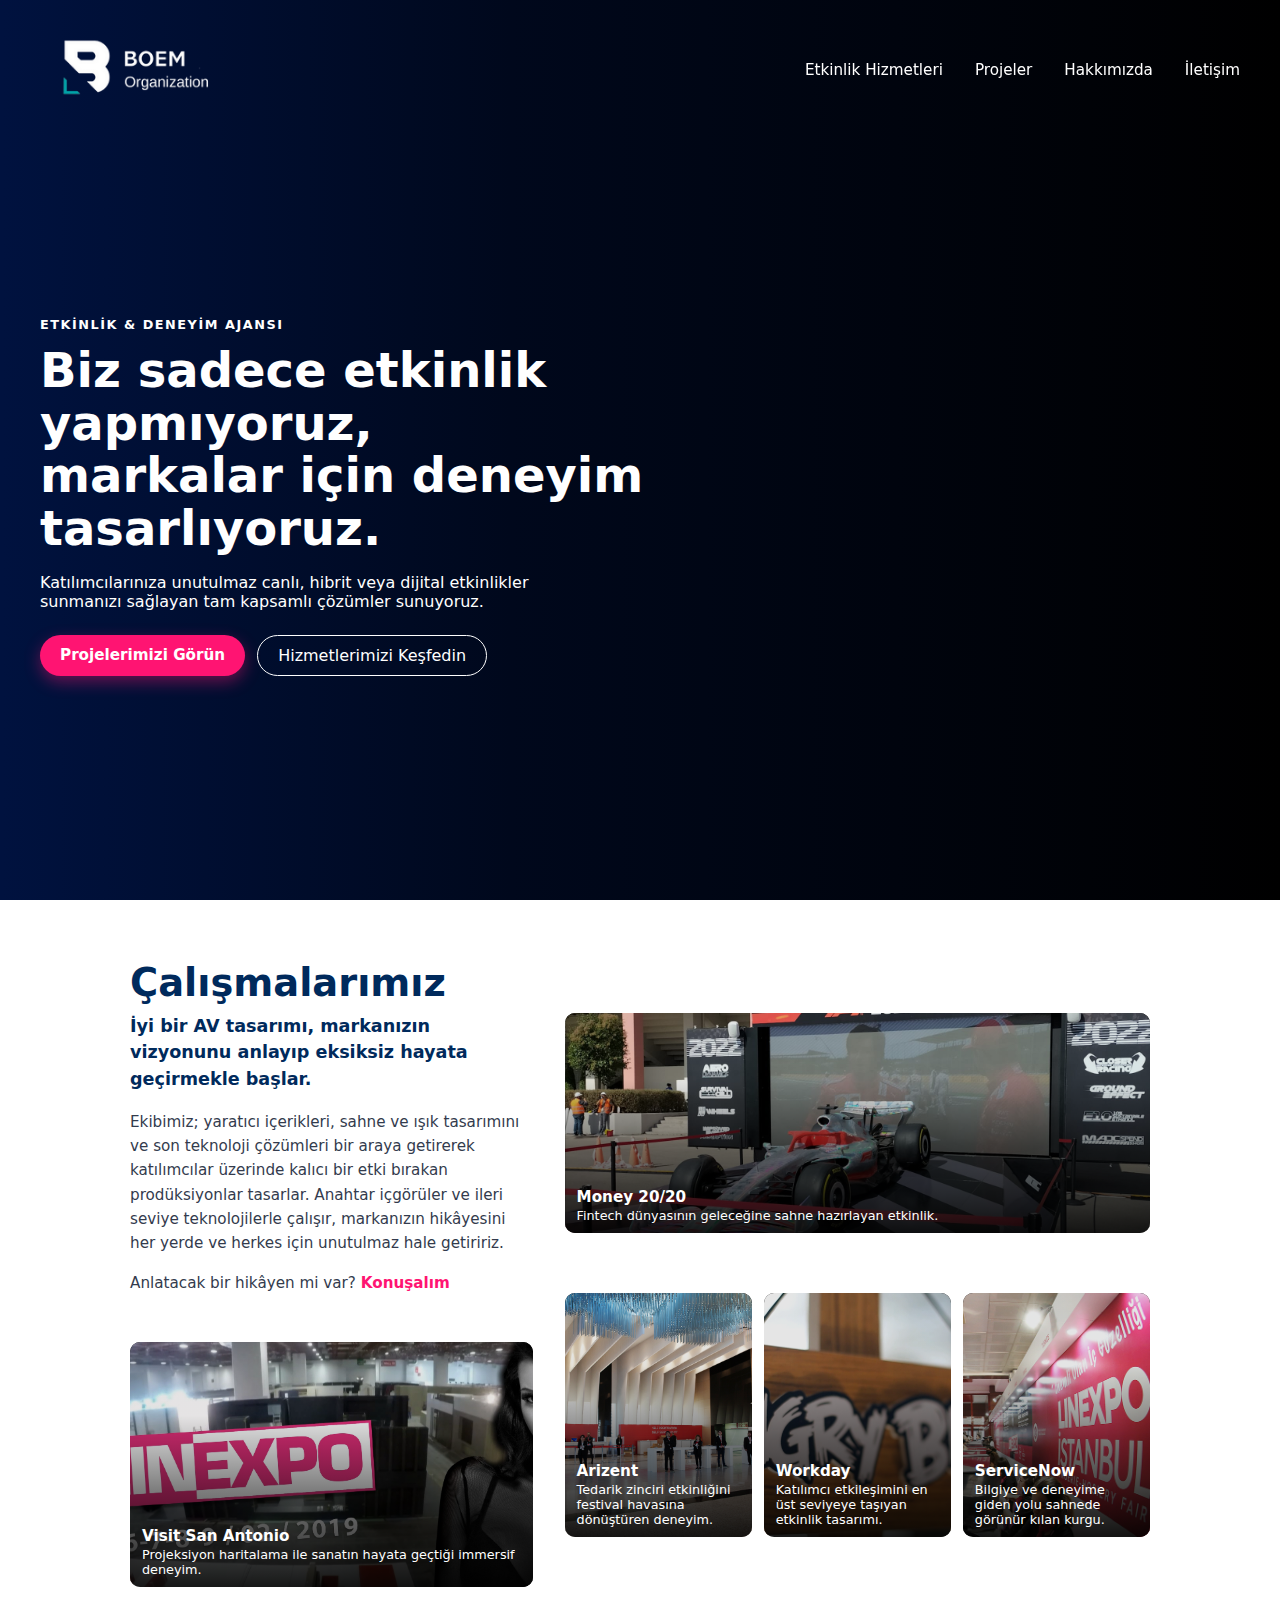
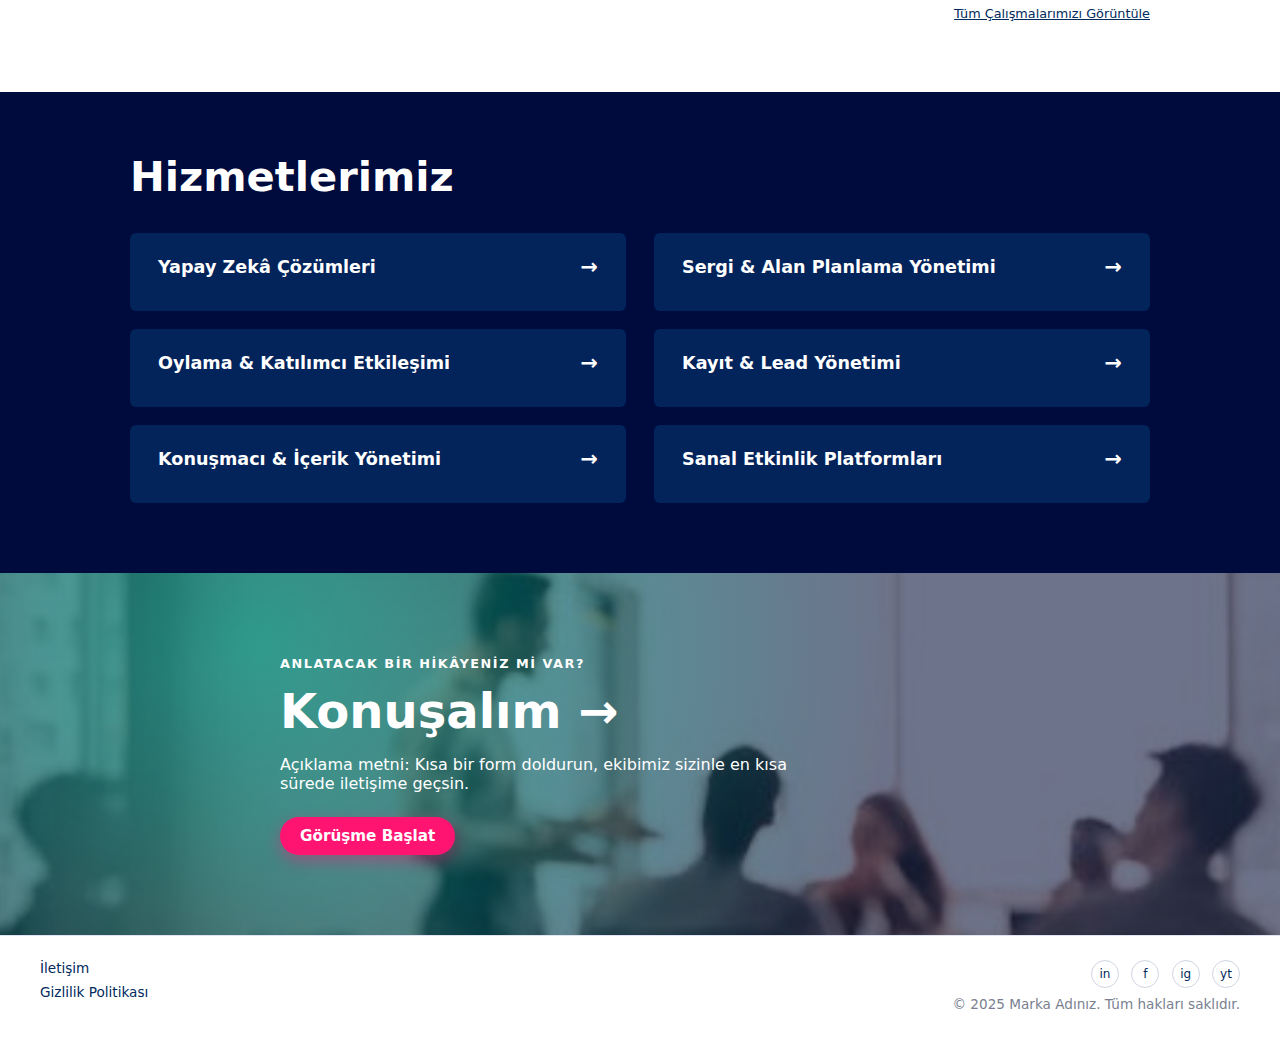
<file: EtkinlikTeknolojileri.html>
<!DOCTYPE html>
<html lang="tr" id="top">

<head>
    <meta charset="UTF-8">
    <title>Etkinlik Ajansı - Anasayfa Taslağı</title>
    <meta name="viewport" content="width=device-width, initial-scale=1.0">
    <link rel="stylesheet" href="style.css">
</head>

<body>

    <header class="site-header">
    <nav class="navbar">
    <div class="nav-left">
        <a href="index.html" class="logo">
            <!-- ÜSTTE (transparent navbar iken) görünecek logo -->
            <img src="assets/logodesb.png" alt="Marka Logo" class="logo-img logo-light">
    
            <!-- Aşağı kayınca (navbar-scrolled) görünecek logo -->
            <img src="assets/logodes.png" alt="Marka Logo" class="logo-img logo-dark">
        </a>
    </div>
    
        <!-- HAMBURGER -->
        <button class="nav-toggle" type="button" aria-label="Menüyü aç/kapat">
            <span></span>
            <span></span>
            <span></span>
        </button>
    
        <div class="nav-center">
            <!-- Etkinlik Hizmetleri -->
            <div class="nav-item has-dropdown">
                <a href="#">Etkinlik Hizmetleri</a>
                <div class="dropdown-menu">
                    <div class="dropdown-item has-submenu">
                        <a href="Prodüksiyon.html">Prodüksiyon</a>
                    </div>
    
                    <a href="Konferansfuar.html">Konferans &amp; Fuar Organizasyonu</a>
    
                    <div class="dropdown-item has-submenu">
                        <a href="SergiStand.html">Sergi &amp; Stand Tasarımları</a>
                        <div class="dropdown-menu submenu">
                            <a href="StandKiralamaÇözümleri.html">Stand Kiralama Çözümleri</a>
                        </div>
                    </div>
    
                    <a href="EtkinlikTeknolojileri.html">Etkinlik Teknolojileri</a>
                    <a href="Strateji.html">Strateji &amp; İçgörü</a>
                </div>
            </div>
    
            <!-- Projeler -->
            <div class="nav-item">
                <a href="Projeler.html">Projeler</a>
            </div>
    
            <!-- Hakkımızda -->
            <div class="nav-item has-dropdown">
                <a href="#">Hakkımızda</a>
                <div class="dropdown-menu">
                    <a href="Hikayemiz.html">Etkimiz &amp; Hikayemiz</a>
                    <a href="markalar.html">Marka Ailesi</a>
                </div>
            </div>
    
            <!-- İletişim -->
            <div class="nav-item">
                <a href="BizimleİletişimeGeçin.html">İletişim</a>
            </div>
        </div>
    </nav>

    </header>

    <main>

        <!-- HERO / VİDEO BANNER -->
        <section class="hero" id="hero">
            <div class="hero-media">

            </div>
            <div class="hero-overlay"></div>

            <div class="hero-content">
                <p class="eyebrow">Etkinlik & Deneyim Ajansı</p>
                <h1>Biz sadece etkinlik yapmıyoruz,<br>markalar için deneyim tasarlıyoruz.</h1>
                <p class="hero-text">
                    Katılımcılarınıza unutulmaz
                    canlı, hibrit veya dijital etkinlikler sunmanızı sağlayan
                    tam kapsamlı çözümler sunuyoruz.
                </p>
                <div class="hero-actions">
                    <a href="#work" class="btn-primary">Projelerimizi Görün</a>
                    <a href="#services" class="btn-secondary">Hizmetlerimizi Keşfedin</a>
                </div>
            </div>
        </section>













        <!-- diğer işlerimiz -->
        <section class="our-work1" id="work">
            <div class="container work-container1">
                <h2 class="work-heading1">Çalışmalarımız</h2>

                <div class="work-layout1">
                    <!-- SOL: METİN BLOĞU -->
                    <div class="work-text1">
                        <h3>
                            İyi bir AV tasarımı, markanızın vizyonunu anlayıp eksiksiz hayata geçirmekle başlar.
                        </h3>
                        <p>
                            Ekibimiz; yaratıcı içerikleri, sahne ve ışık tasarımını ve son teknoloji çözümleri
                            bir araya getirerek katılımcılar üzerinde kalıcı bir etki bırakan prodüksiyonlar
                            tasarlar. Anahtar içgörüler ve ileri seviye teknolojilerle çalışır, markanızın
                            hikâyesini her yerde ve herkes için unutulmaz hale getiririz.
                        </p>
                        <p class="work-cta1">
                            Anlatacak bir hikâyen mi var?
                            <a href="#contact">Konuşalım</a>
                        </p>
                    </div>

                    <!-- SAĞ: ÜST BÖLÜM – 1 büyük + 3 küçük -->
                    <div class="work-gallery1">

                        <!-- Money 20/20 – ÜSTTE GENİŞ -->
                        <a href="money-2020.html" class="work-card1 work-card-money1">
                            <div class="work-image1" style="background-image:url('assets/proje/f1.jpg');"></div>
                            <div class="work-gradient1"></div>
                            <div class="work-info1">
                                <div class="work-title1">Money 20/20</div>
                                <div class="work-sub1">
                                    Fintech dünyasının geleceğine sahne hazırlayan etkinlik.
                                </div>
                            </div>

                        </a>

                        <!-- Arizent -->
                        <a href="arizent.html" class="work-card1 work-card-arizent1">
                            <div class="work-image1" style="background-image:url('assets/proje/boşalan.png');"></div>
                            <div class="work-gradient1"></div>
                            <div class="work-info1">
                                <div class="work-title1">Arizent</div>
                                <div class="work-sub1">
                                    Tedarik zinciri etkinliğini festival havasına dönüştüren deneyim.
                                </div>
                            </div>
                        </a>

                        <!-- Workday -->
                        <a href="workday.html" class="work-card1 work-card-workday1">
                            <div class="work-image1" style="background-image:url('assets/proje/angr.png');"></div>
                            <div class="work-gradient1"></div>
                            <div class="work-info1">
                                <div class="work-title1">Workday</div>
                                <div class="work-sub1">
                                    Katılımcı etkileşimini en üst seviyeye taşıyan etkinlik tasarımı.
                                </div>
                            </div>
                        </a>

                        <!-- ServiceNow -->
                        <a href="servicenow.html" class="work-card1 work-card-servicenow1">
                            <div class="work-image1" style="background-image:url('assets/proje/et.png');"></div>
                            <div class="work-gradient1"></div>
                            <div class="work-info1">
                                <div class="work-title1">ServiceNow</div>
                                <div class="work-sub1">
                                    Bilgiye ve deneyime giden yolu sahnede görünür kılan kurgu.
                                </div>
                            </div>
                        </a>

                    </div>

                    <!-- ALTTAKİ UZUN KART – YAZININ ALTINDA, SOL KOLON GENİŞLİĞİNDE -->
                    <a href="visit-san-antonio.html" class="work-card1 work-card-visit1">
                        <div class="work-image1" style="background-image:url('assets/proje/alan3.png');">
                        </div>
                        <div class="work-gradient1"></div>
                        <div class="work-info1">
                            <div class="work-title1">Visit San Antonio</div>
                            <div class="work-sub1">
                                Projeksiyon haritalama ile sanatın hayata geçtiği immersif deneyim.
                            </div>
                        </div>
                    </a>

                </div>

                <div class="work-view-all1">
                    <a href="all-work.html">Tüm Çalışmalarımızı Görüntüle</a>
                </div>
            </div>
        </section>






<section class="services1" id="event-tech-services">
    <div class="services-container1">
        <h2 class="services-heading1">Hizmetlerimiz</h2>

        <div class="services-grid1">
            <!-- 1: AI Solutions -->
            <a href="#" class="service-card1">
                <div class="service-main1">
                    <span class="service-title1">Yapay Zekâ Çözümleri</span>
                    <span class="service-arrow1">→</span>
                </div>
                <div class="service-desc1">
                    Katılımcı verilerini, kayıt istatistiklerini ve etkileşimleri analiz eden
                    yapay zekâ destekli çözümlerle daha akıllı etkinlik kararları almanıza yardımcı oluruz.
                </div>
            </a>

            <!-- 2: Exhibit & Floor Plan Management -->
            <a href="#" class="service-card1">
                <div class="service-main1">
                    <span class="service-title1">Sergi &amp; Alan Planlama Yönetimi</span>
                    <span class="service-arrow1">→</span>
                </div>
                <div class="service-desc1">
                    Fuar alanı yerleşimi, stand konumlandırma ve ziyaretçi akışını optimize ederek
                    sergi alanınızı en verimli şekilde planlarız.
                </div>
            </a>

            <!-- 3: Polling & Audience Engagement -->
            <a href="#" class="service-card1">
                <div class="service-main1">
                    <span class="service-title1">Oylama &amp; Katılımcı Etkileşimi</span>
                    <span class="service-arrow1">→</span>
                </div>
                <div class="service-desc1">
                    Canlı oylamalar, soru-cevap, anket ve interaktif araçlarla
                    katılımcıların etkinliğe aktif olarak dahil olmasını sağlarız.
                </div>
            </a>

            <!-- 4: Registration & Lead Retrieval -->
            <a href="#" class="service-card1">
                <div class="service-main1">
                    <span class="service-title1">Kayıt &amp; Lead Yönetimi</span>
                    <span class="service-arrow1">→</span>
                </div>
                <div class="service-desc1">
                    Online kayıt, giriş kontrolü ve lead toplama çözümleriyle
                    katılımcı verilerini güvenli ve düzenli biçimde yönetiriz.
                </div>
            </a>

            <!-- 5: Speaker & Content Management -->
            <a href="#" class="service-card1">
                <div class="service-main1">
                    <span class="service-title1">Konuşmacı &amp; İçerik Yönetimi</span>
                    <span class="service-arrow1">→</span>
                </div>
                <div class="service-desc1">
                    Konuşmacı takvimi, oturum içerikleri ve sunum dosyalarını tek merkezden yöneterek
                    program akışını sorunsuz hale getiririz.
                </div>
            </a>

            <!-- 6: Virtual Event Platforms -->
            <a href="#" class="service-card1">
                <div class="service-main1">
                    <span class="service-title1">Sanal Etkinlik Platformları</span>
                    <span class="service-arrow1">→</span>
                </div>
                <div class="service-desc1">
                    Hibrit ve tamamen online etkinlikler için sanal fuar, webinar ve networking
                    platformlarını markanızın ihtiyaçlarına göre kurgularız.
                </div>
            </a>
        </div>
    </div>
</section>
























        <!-- LET'S CHAT CTA -->
        <section class="cta-chat" id="contact">
            <div class="cta-media">

            </div>
            <div class="cta-overlay"></div>

            <div class="cta-content">
                <p class="eyebrow">Anlatacak bir hikâyeniz mi var?</p>
                <h2>Konuşalım &rarr;</h2>
                <p class="hero-text">
                    Açıklama metni: Kısa bir form doldurun, ekibimiz sizinle en kısa sürede iletişime geçsin.
                </p>
                <a href="BizimleİletişimeGeçin.html" class="btn-primary">Görüşme Başlat</a>
            </div>
        </section>

    </main>

<footer class="site-footer">
    <div class="footer-inner">
        <!-- SOL BLOK -->
        <div class="footer-left">
            <div class="footer-top-links">
                <a href="BizimleİletişimeGeçin.html">İletişim</a>

            </div>

            <div class="footer-legal">
                <a href="gizlilik.html">Gizlilik Politikası</a>


            </div>
        </div>

        <!-- SAĞ BLOK -->
        <div class="footer-right">
            <div class="footer-social">
                <a href="#" aria-label="LinkedIn">in</a>
                <a href="#" aria-label="Facebook">f</a>
                <a href="#" aria-label="Instagram">ig</a>
                <a href="#" aria-label="YouTube">yt</a>
            </div>
            <p class="footer-copy">
                &copy; 2025 Marka Adınız. Tüm hakları saklıdır.
            </p>
        </div>
    </div>
</footer>

    <!-- YUKARI ÇIK BUTONU -->
    <button class="back-to-top" aria-label="Yukarı çık">↑</button>

    <script>
        const navbar = document.querySelector('.navbar');
        const backToTop = document.querySelector('.back-to-top');

        window.addEventListener('scroll', () => {
            if (window.scrollY > 80) {
                navbar.classList.add('navbar-scrolled');
                backToTop.classList.add('visible');
            } else {
                navbar.classList.remove('navbar-scrolled');
                backToTop.classList.remove('visible');
            }
        });

        backToTop.addEventListener('click', () => {
            window.scrollTo({ top: 0, behavior: 'smooth' });
        });
    </script>










<script src="script.js"></script>
</body>

</html>
</file>
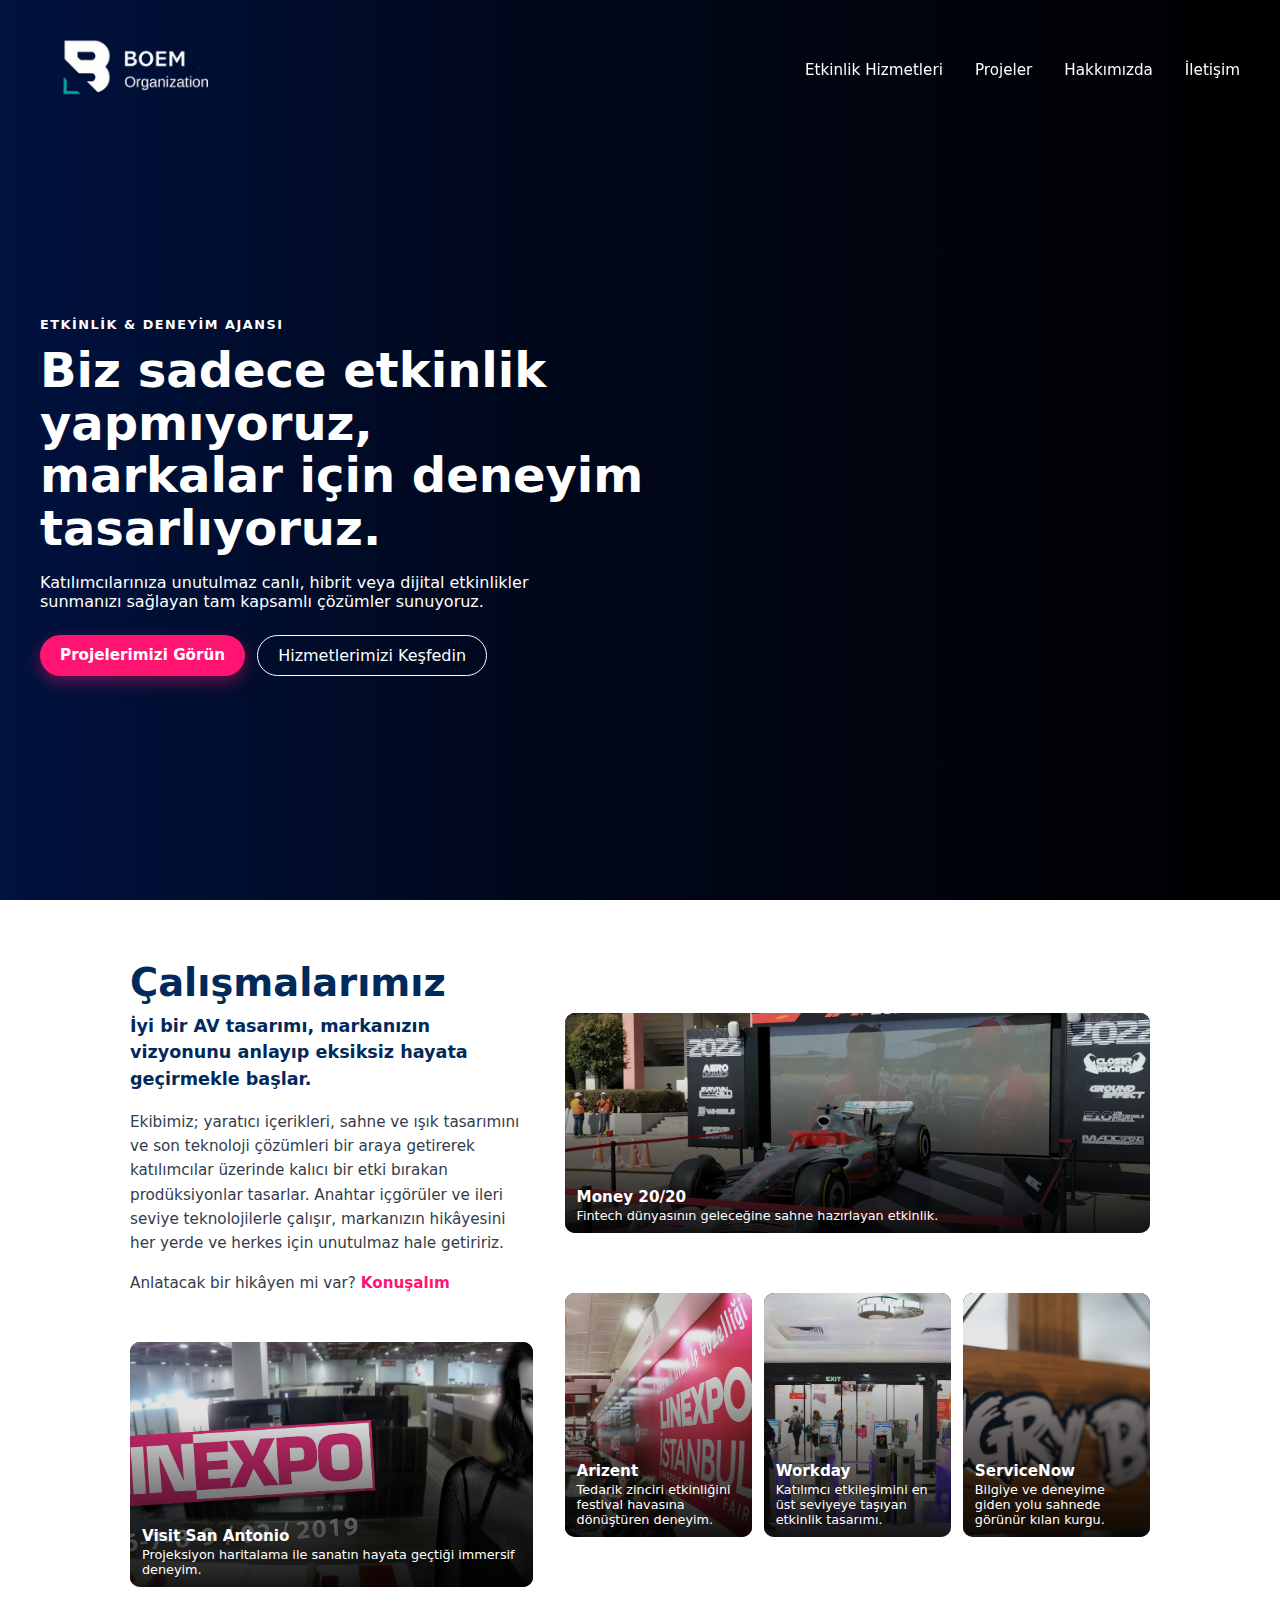
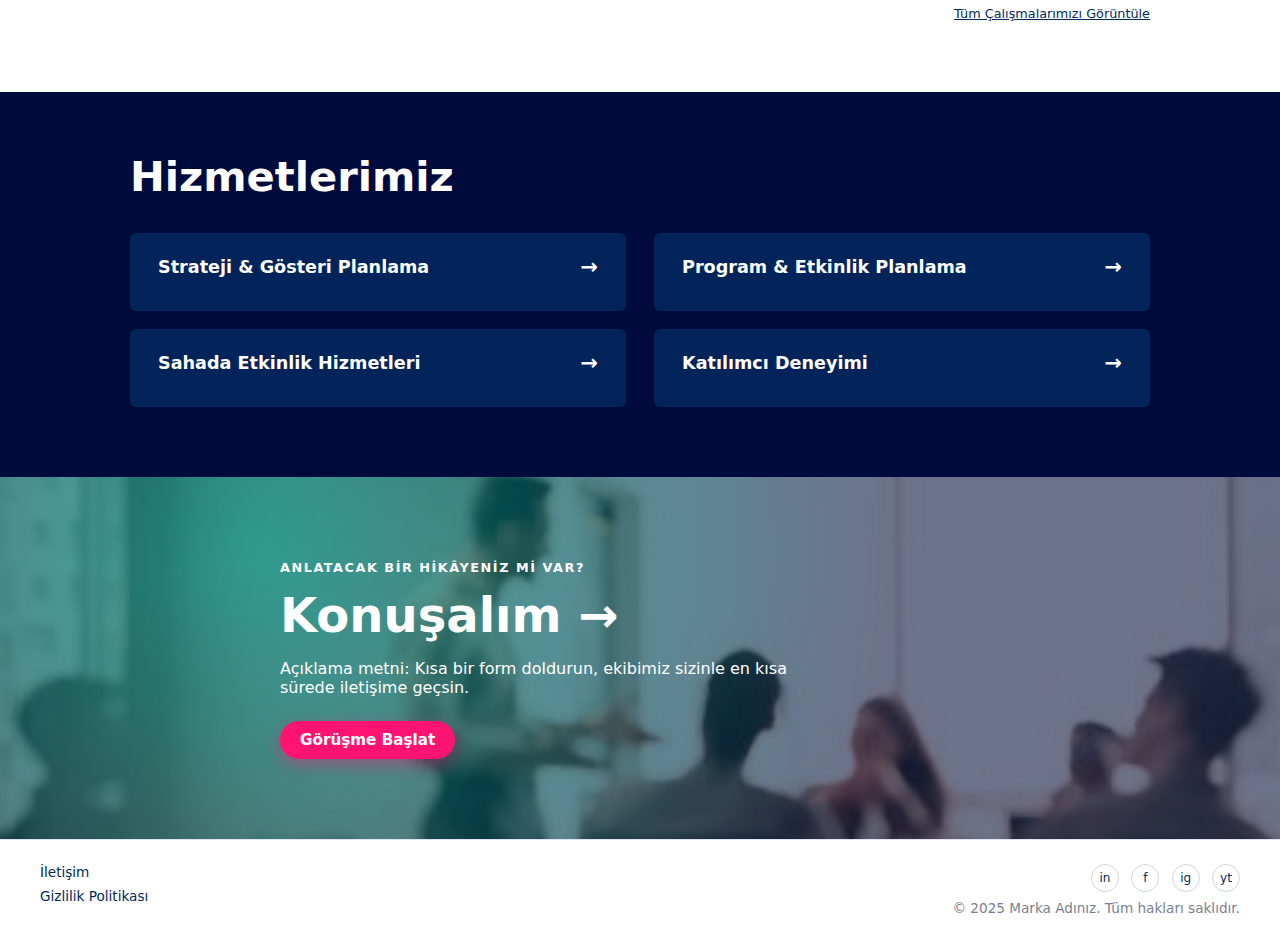
<file: Konferansfuar.html>
<!DOCTYPE html>
<html lang="tr" id="top">

<head>
    <meta charset="UTF-8">
    <title>Etkinlik Ajansı - Anasayfa Taslağı</title>
    <meta name="viewport" content="width=device-width, initial-scale=1.0">
    <link rel="stylesheet" href="style.css">
</head>

<body>

    <header class="site-header">
    <nav class="navbar">
    <div class="nav-left">
        <a href="index.html" class="logo">
            <!-- ÜSTTE (transparent navbar iken) görünecek logo -->
            <img src="assets/logodesb.png" alt="Marka Logo" class="logo-img logo-light">
    
            <!-- Aşağı kayınca (navbar-scrolled) görünecek logo -->
            <img src="assets/logodes.png" alt="Marka Logo" class="logo-img logo-dark">
        </a>
    </div>
    
        <!-- HAMBURGER -->
        <button class="nav-toggle" type="button" aria-label="Menüyü aç/kapat">
            <span></span>
            <span></span>
            <span></span>
        </button>
    
        <div class="nav-center">
            <!-- Etkinlik Hizmetleri -->
            <div class="nav-item has-dropdown">
                <a href="#">Etkinlik Hizmetleri</a>
                <div class="dropdown-menu">
                    <div class="dropdown-item has-submenu">
                        <a href="Prodüksiyon.html">Prodüksiyon</a>
                    </div>
    
                    <a href="Konferansfuar.html">Konferans &amp; Fuar Organizasyonu</a>
    
                    <div class="dropdown-item has-submenu">
                        <a href="SergiStand.html">Sergi &amp; Stand Tasarımları</a>
                        <div class="dropdown-menu submenu">
                            <a href="StandKiralamaÇözümleri.html">Stand Kiralama Çözümleri</a>
                        </div>
                    </div>
    
                    <a href="EtkinlikTeknolojileri.html">Etkinlik Teknolojileri</a>
                    <a href="Strateji.html">Strateji &amp; İçgörü</a>
                </div>
            </div>
    
            <!-- Projeler -->
            <div class="nav-item">
                <a href="Projeler.html">Projeler</a>
            </div>
    
            <!-- Hakkımızda -->
            <div class="nav-item has-dropdown">
                <a href="#">Hakkımızda</a>
                <div class="dropdown-menu">
                    <a href="Hikayemiz.html">Etkimiz &amp; Hikayemiz</a>
                    <a href="markalar.html">Marka Ailesi</a>
                </div>
            </div>
    
            <!-- İletişim -->
            <div class="nav-item">
                <a href="BizimleİletişimeGeçin.html">İletişim</a>
            </div>
        </div>
    </nav>

    </header>

    <main>

        <!-- HERO / VİDEO BANNER -->
        <section class="hero" id="hero">
            <div class="hero-media">

            </div>
            <div class="hero-overlay"></div>

            <div class="hero-content">
                <p class="eyebrow">Etkinlik & Deneyim Ajansı</p>
                <h1>Biz sadece etkinlik yapmıyoruz,<br>markalar için deneyim tasarlıyoruz.</h1>
                <p class="hero-text">
                    Katılımcılarınıza unutulmaz
                    canlı, hibrit veya dijital etkinlikler sunmanızı sağlayan
                    tam kapsamlı çözümler sunuyoruz.
                </p>
                <div class="hero-actions">
                    <a href="#work" class="btn-primary">Projelerimizi Görün</a>
                    <a href="#services" class="btn-secondary">Hizmetlerimizi Keşfedin</a>
                </div>
            </div>
        </section>













        <!-- diğer işlerimiz -->
        <section class="our-work1" id="work">
            <div class="container work-container1">
                <h2 class="work-heading1">Çalışmalarımız</h2>

                <div class="work-layout1">
                    <!-- SOL: METİN BLOĞU -->
                    <div class="work-text1">
                        <h3>
                            İyi bir AV tasarımı, markanızın vizyonunu anlayıp eksiksiz hayata geçirmekle başlar.
                        </h3>
                        <p>
                            Ekibimiz; yaratıcı içerikleri, sahne ve ışık tasarımını ve son teknoloji çözümleri
                            bir araya getirerek katılımcılar üzerinde kalıcı bir etki bırakan prodüksiyonlar
                            tasarlar. Anahtar içgörüler ve ileri seviye teknolojilerle çalışır, markanızın
                            hikâyesini her yerde ve herkes için unutulmaz hale getiririz.
                        </p>
                        <p class="work-cta1">
                            Anlatacak bir hikâyen mi var?
                            <a href="#contact">Konuşalım</a>
                        </p>
                    </div>

                    <!-- SAĞ: ÜST BÖLÜM – 1 büyük + 3 küçük -->
                    <div class="work-gallery1">

                        <!-- Money 20/20 – ÜSTTE GENİŞ -->
                        <a href="money-2020.html" class="work-card1 work-card-money1">
                            <div class="work-image1" style="background-image:url('assets/proje/f1.jpg');"></div>
                            <div class="work-gradient1"></div>
                            <div class="work-info1">
                                <div class="work-title1">Money 20/20</div>
                                <div class="work-sub1">
                                    Fintech dünyasının geleceğine sahne hazırlayan etkinlik.
                                </div>
                            </div>

                        </a>

                        <!-- Arizent -->
                        <a href="arizent.html" class="work-card1 work-card-arizent1">
                            <div class="work-image1" style="background-image:url('assets/proje/et.png');"></div>
                            <div class="work-gradient1"></div>
                            <div class="work-info1">
                                <div class="work-title1">Arizent</div>
                                <div class="work-sub1">
                                    Tedarik zinciri etkinliğini festival havasına dönüştüren deneyim.
                                </div>
                            </div>
                        </a>

                        <!-- Workday -->
                        <a href="workday.html" class="work-card1 work-card-workday1">
                            <div class="work-image1" style="background-image:url('assets/proje/kapı.png');"></div>
                            <div class="work-gradient1"></div>
                            <div class="work-info1">
                                <div class="work-title1">Workday</div>
                                <div class="work-sub1">
                                    Katılımcı etkileşimini en üst seviyeye taşıyan etkinlik tasarımı.
                                </div>
                            </div>
                        </a>

                        <!-- ServiceNow -->
                        <a href="servicenow.html" class="work-card1 work-card-servicenow1">
                            <div class="work-image1" style="background-image:url('assets/proje/angr.png');"></div>
                            <div class="work-gradient1"></div>
                            <div class="work-info1">
                                <div class="work-title1">ServiceNow</div>
                                <div class="work-sub1">
                                    Bilgiye ve deneyime giden yolu sahnede görünür kılan kurgu.
                                </div>
                            </div>
                        </a>

                    </div>

                    <!-- ALTTAKİ UZUN KART – YAZININ ALTINDA, SOL KOLON GENİŞLİĞİNDE -->
                    <a href="visit-san-antonio.html" class="work-card1 work-card-visit1">
                        <div class="work-image1" style="background-image:url('assets/proje/alan3.png');">
                        </div>
                        <div class="work-gradient1"></div>
                        <div class="work-info1">
                            <div class="work-title1">Visit San Antonio</div>
                            <div class="work-sub1">
                                Projeksiyon haritalama ile sanatın hayata geçtiği immersif deneyim.
                            </div>
                        </div>
                    </a>

                </div>

                <div class="work-view-all1">
                    <a href="all-work.html">Tüm Çalışmalarımızı Görüntüle</a>
                </div>
            </div>
        </section>






    <section class="services1" id="services">
        <div class="services-container1">
            <h2 class="services-heading1">Hizmetlerimiz</h2>
    
            <div class="services-grid1">
                <!-- 1: Strategy & Show Planning -->
                <a href="#" class="service-card1">
                    <div class="service-main1">
                        <span class="service-title1">Strateji &amp; Gösteri Planlama</span>
                        <span class="service-arrow1">→</span>
                    </div>
                    <div class="service-desc1">
                        Markanızın hedeflerine uygun etkinlik stratejisini, içerik akışını
                        ve gösteri kurgusunu en baştan birlikte planlıyoruz.
                    </div>
                </a>
    
                <!-- 2: Program & Event Planning -->
                <a href="#" class="service-card1">
                    <div class="service-main1">
                        <span class="service-title1">Program &amp; Etkinlik Planlama</span>
                        <span class="service-arrow1">→</span>
                    </div>
                    <div class="service-desc1">
                        Oturum takvimi, konuşmacı yönetimi ve tüm etkinlik programını
                        uçtan uca organize ediyor, zamanlamayı sizin için yönetiyoruz.
                    </div>
                </a>
    
                <!-- 3: Show Site Services -->
                <a href="#" class="service-card1">
                    <div class="service-main1">
                        <span class="service-title1">Sahada Etkinlik Hizmetleri</span>
                        <span class="service-arrow1">→</span>
                    </div>
                    <div class="service-desc1">
                        Kurulumdan canlı yayına kadar sahadaki tüm teknik operasyonu
                        ve koordinasyonu yöneterek sorunsuz bir etkinlik deneyimi sunuyoruz.
                    </div>
                </a>
    
                <!-- 4: Exhibitor Experience -->
                <a href="#" class="service-card1">
                    <div class="service-main1">
                        <span class="service-title1">Katılımcı Deneyimi</span>
                        <span class="service-arrow1">→</span>
                    </div>
                    <div class="service-desc1">
                        Kayıt süreçlerinden yönlendirmeye, dijital çözümlerden geri bildirimlere
                        kadar katılımcıların her temas noktasını özenle tasarlıyoruz.
                    </div>
                </a>
            </div>
        </div>
    </section>


























        <!-- LET'S CHAT CTA -->
        <section class="cta-chat" id="contact">
            <div class="cta-media">

            </div>
            <div class="cta-overlay"></div>

            <div class="cta-content">
                <p class="eyebrow">Anlatacak bir hikâyeniz mi var?</p>
                <h2>Konuşalım &rarr;</h2>
                <p class="hero-text">
                    Açıklama metni: Kısa bir form doldurun, ekibimiz sizinle en kısa sürede iletişime geçsin.
                </p>
                <a href="BizimleİletişimeGeçin.html" class="btn-primary">Görüşme Başlat</a>
            </div>
        </section>

    </main>

<footer class="site-footer">
    <div class="footer-inner">
        <!-- SOL BLOK -->
        <div class="footer-left">
            <div class="footer-top-links">
                <a href="BizimleİletişimeGeçin.html">İletişim</a>

            </div>

            <div class="footer-legal">
                <a href="gizlilik.html">Gizlilik Politikası</a>


            </div>
        </div>

        <!-- SAĞ BLOK -->
        <div class="footer-right">
            <div class="footer-social">
                <a href="#" aria-label="LinkedIn">in</a>
                <a href="#" aria-label="Facebook">f</a>
                <a href="#" aria-label="Instagram">ig</a>
                <a href="#" aria-label="YouTube">yt</a>
            </div>
            <p class="footer-copy">
                &copy; 2025 Marka Adınız. Tüm hakları saklıdır.
            </p>
        </div>
    </div>
</footer>


    <!-- YUKARI ÇIK BUTONU -->
    <button class="back-to-top" aria-label="Yukarı çık">↑</button>

    <script>
        const navbar = document.querySelector('.navbar');
        const backToTop = document.querySelector('.back-to-top');

        window.addEventListener('scroll', () => {
            if (window.scrollY > 80) {
                navbar.classList.add('navbar-scrolled');
                backToTop.classList.add('visible');
            } else {
                navbar.classList.remove('navbar-scrolled');
                backToTop.classList.remove('visible');
            }
        });

        backToTop.addEventListener('click', () => {
            window.scrollTo({ top: 0, behavior: 'smooth' });
        });
    </script>
<script src="script.js"></script>
</body>

</html>
</file>
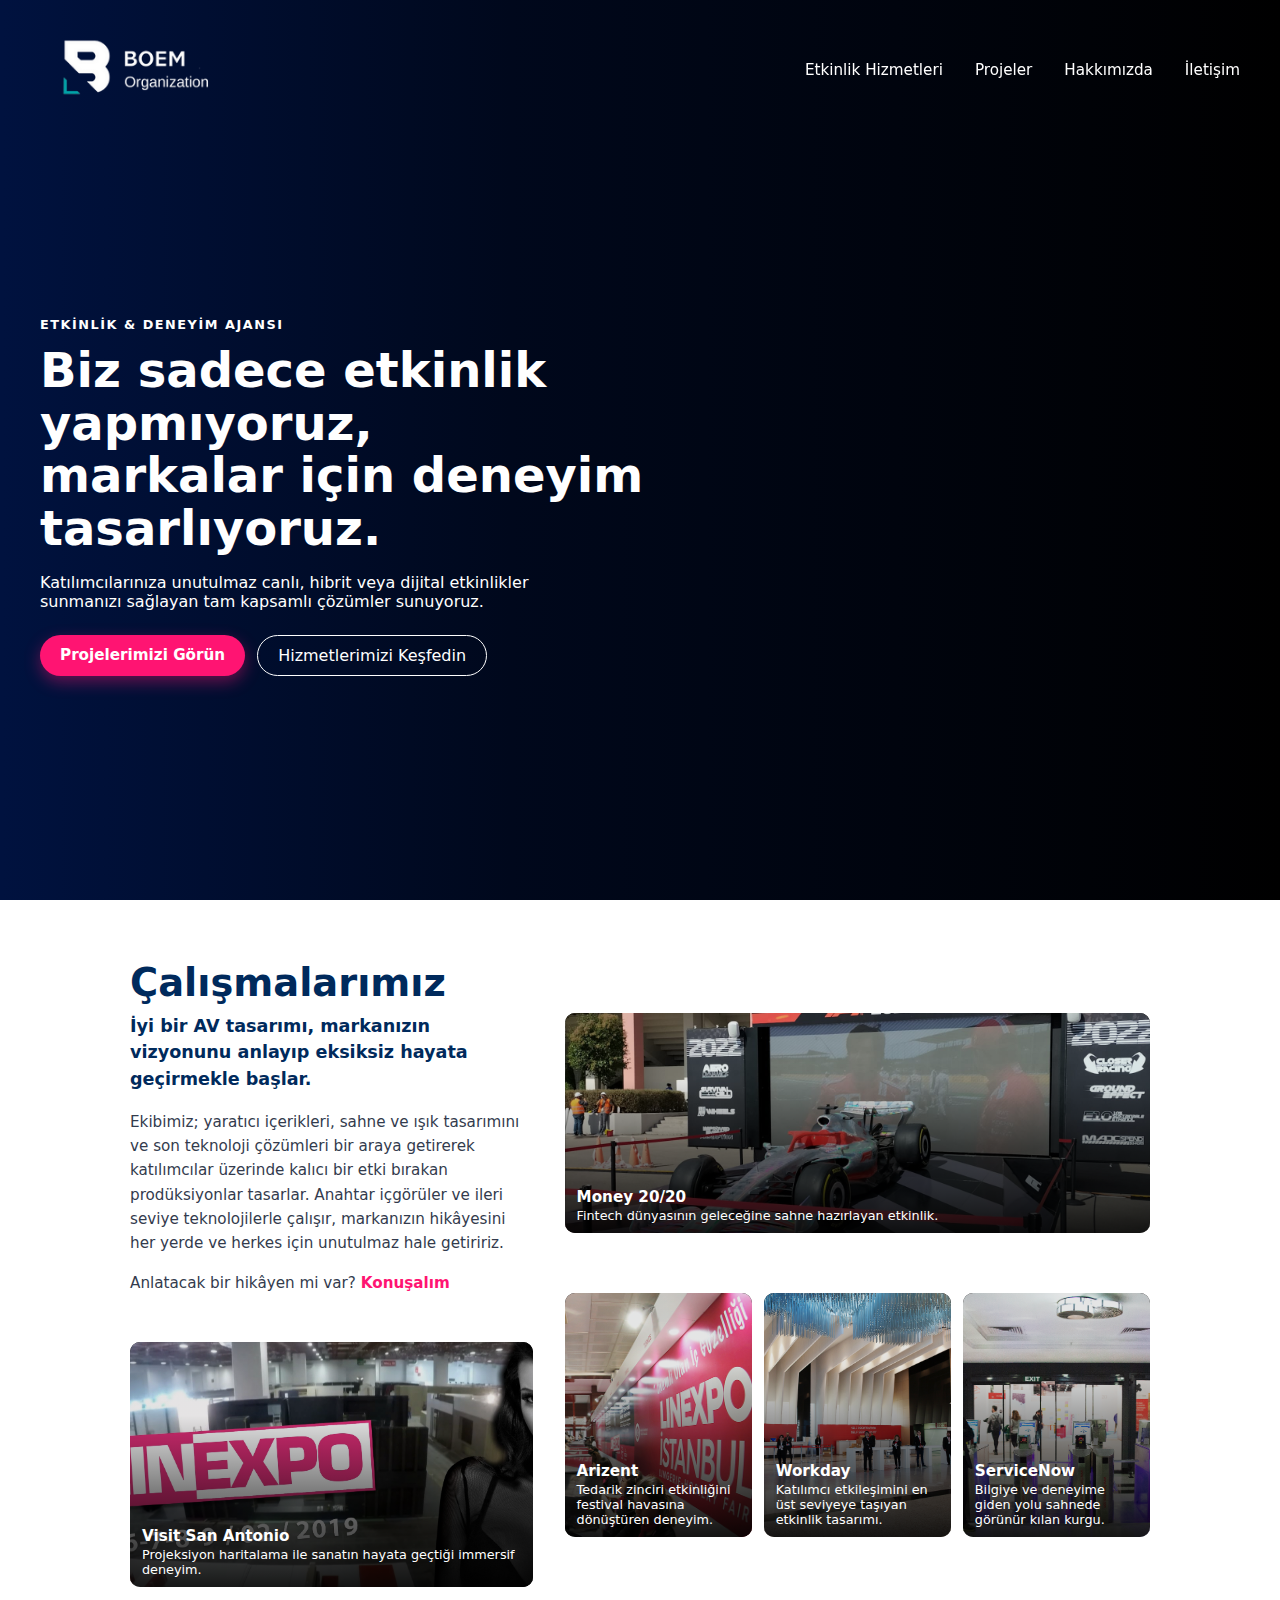
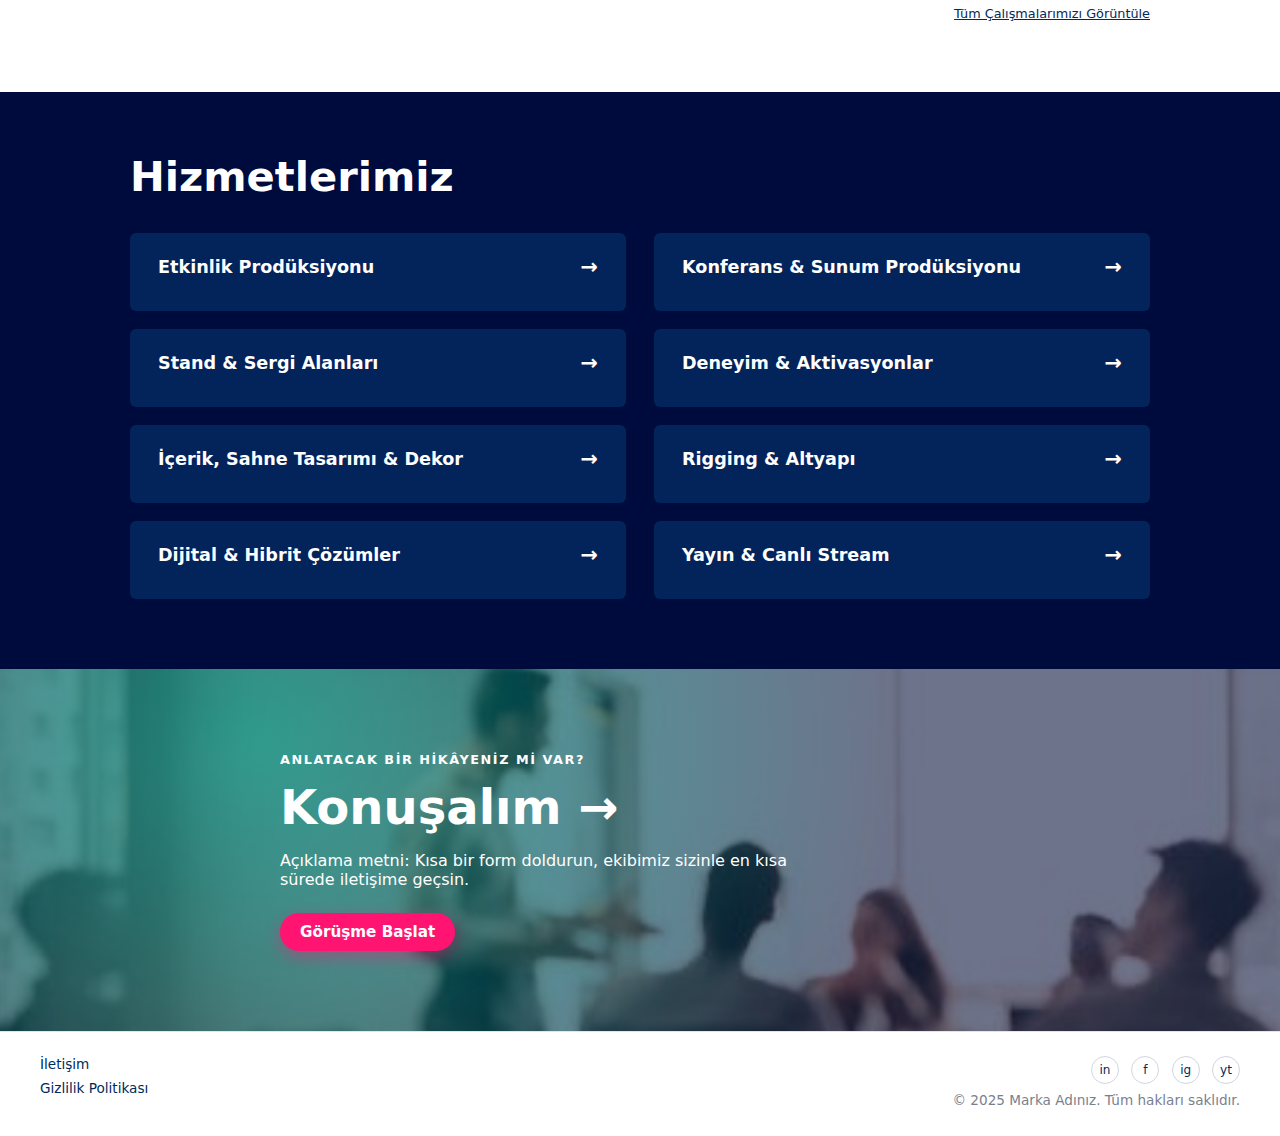
<file: Prodüksiyon.html>
<!DOCTYPE html>
<html lang="tr" id="top">

<head>
    <meta charset="UTF-8">
    <title>Etkinlik Ajansı - Anasayfa Taslağı</title>
    <meta name="viewport" content="width=device-width, initial-scale=1.0">
    <link rel="stylesheet" href="style.css">
</head>

<body>

    <header class="site-header">
    <nav class="navbar">
    <div class="nav-left">
        <a href="index.html" class="logo">
            <!-- ÜSTTE (transparent navbar iken) görünecek logo -->
            <img src="assets/logodesb.png" alt="Marka Logo" class="logo-img logo-light">
    
            <!-- Aşağı kayınca (navbar-scrolled) görünecek logo -->
            <img src="assets/logodes.png" alt="Marka Logo" class="logo-img logo-dark">
        </a>
    </div>
    
        <!-- HAMBURGER -->
        <button class="nav-toggle" type="button" aria-label="Menüyü aç/kapat">
            <span></span>
            <span></span>
            <span></span>
        </button>
    
        <div class="nav-center">
            <!-- Etkinlik Hizmetleri -->
            <div class="nav-item has-dropdown">
                <a href="#">Etkinlik Hizmetleri</a>
                <div class="dropdown-menu">
                    <div class="dropdown-item has-submenu">
                        <a href="Prodüksiyon.html">Prodüksiyon</a>
                    </div>
    
                    <a href="Konferansfuar.html">Konferans &amp; Fuar Organizasyonu</a>
    
                    <div class="dropdown-item has-submenu">
                        <a href="SergiStand.html">Sergi &amp; Stand Tasarımları</a>
                        <div class="dropdown-menu submenu">
                            <a href="StandKiralamaÇözümleri.html">Stand Kiralama Çözümleri</a>
                        </div>
                    </div>
    
                    <a href="EtkinlikTeknolojileri.html">Etkinlik Teknolojileri</a>
                    <a href="Strateji.html">Strateji &amp; İçgörü</a>
                </div>
            </div>
    
            <!-- Projeler -->
            <div class="nav-item">
                <a href="Projeler.html">Projeler</a>
            </div>
    
            <!-- Hakkımızda -->
            <div class="nav-item has-dropdown">
                <a href="#">Hakkımızda</a>
                <div class="dropdown-menu">
                    <a href="Hikayemiz.html">Etkimiz &amp; Hikayemiz</a>
                    <a href="markalar.html">Marka Ailesi</a>
                </div>
            </div>
    
            <!-- İletişim -->
            <div class="nav-item">
                <a href="BizimleİletişimeGeçin.html">İletişim</a>
            </div>
        </div>
    </nav>

    </header>

    <main>

        <!-- HERO / VİDEO BANNER -->
        <section class="hero" id="hero">
            <div class="hero-media">

            </div>
            <div class="hero-overlay"></div>

            <div class="hero-content">
                <p class="eyebrow">Etkinlik & Deneyim Ajansı</p>
                <h1>Biz sadece etkinlik yapmıyoruz,<br>markalar için deneyim tasarlıyoruz.</h1>
                <p class="hero-text">
                    Katılımcılarınıza unutulmaz
                    canlı, hibrit veya dijital etkinlikler sunmanızı sağlayan
                    tam kapsamlı çözümler sunuyoruz.
                </p>
                <div class="hero-actions">
                    <a href="#work" class="btn-primary">Projelerimizi Görün</a>
                    <a href="#services" class="btn-secondary">Hizmetlerimizi Keşfedin</a>
                </div>
            </div>
        </section>













<!-- diğer işlerimiz -->
<section class="our-work1" id="work">
    <div class="container work-container1">
        <h2 class="work-heading1">Çalışmalarımız</h2>

        <div class="work-layout1">
            <!-- SOL: METİN BLOĞU -->
            <div class="work-text1">
                <h3>
                    İyi bir AV tasarımı, markanızın vizyonunu anlayıp eksiksiz hayata geçirmekle başlar.
                </h3>
                <p>
                    Ekibimiz; yaratıcı içerikleri, sahne ve ışık tasarımını ve son teknoloji çözümleri
                    bir araya getirerek katılımcılar üzerinde kalıcı bir etki bırakan prodüksiyonlar
                    tasarlar. Anahtar içgörüler ve ileri seviye teknolojilerle çalışır, markanızın
                    hikâyesini her yerde ve herkes için unutulmaz hale getiririz.
                </p>
                <p class="work-cta1">
                    Anlatacak bir hikâyen mi var?
                    <a href="#contact">Konuşalım</a>
                </p>
            </div>

            <!-- SAĞ: ÜST BÖLÜM – 1 büyük + 3 küçük -->
            <div class="work-gallery1">

                <!-- Money 20/20 – ÜSTTE GENİŞ -->
                <a href="money-2020.html" class="work-card1 work-card-money1">
                    <div class="work-image1" style="background-image:url('assets/proje/f1.jpg');"></div>
                    <div class="work-gradient1"></div>
                    <div class="work-info1">
                        <div class="work-title1">Money 20/20</div>
                        <div class="work-sub1">
                            Fintech dünyasının geleceğine sahne hazırlayan etkinlik.
                        </div>
                    </div>
                  
                </a>

                <!-- Arizent -->
                <a href="arizent.html" class="work-card1 work-card-arizent1">
                    <div class="work-image1" style="background-image:url('assets/proje/et.png');"></div>
                    <div class="work-gradient1"></div>
                    <div class="work-info1">
                        <div class="work-title1">Arizent</div>
                        <div class="work-sub1">
                            Tedarik zinciri etkinliğini festival havasına dönüştüren deneyim.
                        </div>
                    </div>
                </a>

                <!-- Workday -->
                <a href="workday.html" class="work-card1 work-card-workday1">
                    <div class="work-image1" style="background-image:url('assets/proje/boşalan.png');"></div>
                    <div class="work-gradient1"></div>
                    <div class="work-info1">
                        <div class="work-title1">Workday</div>
                        <div class="work-sub1">
                            Katılımcı etkileşimini en üst seviyeye taşıyan etkinlik tasarımı.
                        </div>
                    </div>
                </a>

                <!-- ServiceNow -->
                <a href="servicenow.html" class="work-card1 work-card-servicenow1">
                    <div class="work-image1" style="background-image:url('assets/proje/kapı.png');"></div>
                    <div class="work-gradient1"></div>
                    <div class="work-info1">
                        <div class="work-title1">ServiceNow</div>
                        <div class="work-sub1">
                            Bilgiye ve deneyime giden yolu sahnede görünür kılan kurgu.
                        </div>
                    </div>
                </a>

            </div>

            <!-- ALTTAKİ UZUN KART – YAZININ ALTINDA, SOL KOLON GENİŞLİĞİNDE -->
            <a href="visit-san-antonio.html" class="work-card1 work-card-visit1">
                <div class="work-image1" style="background-image:url('assets/proje/alan3.png');"></div>
                <div class="work-gradient1"></div>
                <div class="work-info1">
                    <div class="work-title1">Visit San Antonio</div>
                    <div class="work-sub1">
                        Projeksiyon haritalama ile sanatın hayata geçtiği immersif deneyim.
                    </div>
                </div>
            </a>

        </div>

        <div class="work-view-all1">
            <a href="all-work.html">Tüm Çalışmalarımızı Görüntüle</a>
        </div>
    </div>
</section>






<section class="services1" id="services">
    <div class="services-container1">
        <h2 class="services-heading1">Hizmetlerimiz</h2>

        <div class="services-grid1">
            <!-- 1 -->
            <a href="#" class="service-card1">
                <div class="service-main1">
                    <span class="service-title1">Etkinlik Prodüksiyonu</span>
                    <span class="service-arrow1">→</span>
                </div>
                <div class="service-desc1">
                    Yaratıcı ekiplerimiz sahne, ışık ve ses prodüksiyonunu uçtan uca yöneterek
                    etkinliğinizin her anını kusursuz hale getirir.
                </div>
            </a>

            <!-- 2 -->
            <a href="#" class="service-card1">
                <div class="service-main1">
                    <span class="service-title1">Konferans &amp; Sunum Prodüksiyonu</span>
                    <span class="service-arrow1">→</span>
                </div>
                <div class="service-desc1">
                    Açılış konuşmalarından breakout oturumlara kadar tüm akışı planlar,
                    sahne arkasındaki tüm teknik süreci sizin yerinize yönetiriz.
                </div>
            </a>

            <!-- 3 -->
            <a href="#" class="service-card1">
                <div class="service-main1">
                    <span class="service-title1">Stand &amp; Sergi Alanları</span>
                    <span class="service-arrow1">→</span>
                </div>
                <div class="service-desc1">
                    Markanıza özel sergi alanları, fuar standları ve deneyim alanları tasarlayıp uygularız.
                </div>
            </a>

            <!-- 4 -->
            <a href="#" class="service-card1">
                <div class="service-main1">
                    <span class="service-title1">Deneyim &amp; Aktivasyonlar</span>
                    <span class="service-arrow1">→</span>
                </div>
                <div class="service-desc1">
                    Ziyaretçilerin markanızla etkili bir bağ kurmasını sağlayan interaktif
                    deneyimler ve aktivasyonlar kurgularız.
                </div>
            </a>

            <!-- 5 -->
            <a href="#" class="service-card1">
                <div class="service-main1">
                    <span class="service-title1">İçerik, Sahne Tasarımı &amp; Dekor</span>
                    <span class="service-arrow1">→</span>
                </div>
                <div class="service-desc1">
                    Sahne tasarımından ekran içeriklerine kadar tüm görsel dili tutarlı ve
                    etkileyici bir şekilde kurgularız.
                </div>
            </a>

            <!-- 6 -->
            <a href="#" class="service-card1">
                <div class="service-main1">
                    <span class="service-title1">Rigging &amp; Altyapı</span>
                    <span class="service-arrow1">→</span>
                </div>
                <div class="service-desc1">
                    Büyük ölçekli etkinlikler için güvenli rigging çözümleri ve teknik altyapı planlaması sunarız.
                </div>
            </a>

            <!-- 7 -->
            <a href="#" class="service-card1">
                <div class="service-main1">
                    <span class="service-title1">Dijital &amp; Hibrit Çözümler</span>
                    <span class="service-arrow1">→</span>
                </div>
                <div class="service-desc1">
                    Canlı yayın, hibrit etkinlik ve online platform entegrasyonları ile
                    etkinliğinizin erişimini genişletiriz.
                </div>
            </a>

            <!-- 8 -->
            <a href="#" class="service-card1">
                <div class="service-main1">
                    <span class="service-title1">Yayın &amp; Canlı Stream</span>
                    <span class="service-arrow1">→</span>
                </div>
                <div class="service-desc1">
                    Çok kameralı canlı yayın, kayıt ve stream altyapısı ile içeriğinizi
                    dilediğiniz kanala profesyonelce taşırız.
                </div>
            </a>
        </div>
    </div>
</section>

























  
        <!-- LET'S CHAT CTA -->
        <section class="cta-chat" id="contact">
            <div class="cta-media">

            </div>
            <div class="cta-overlay"></div>

            <div class="cta-content">
                <p class="eyebrow">Anlatacak bir hikâyeniz mi var?</p>
                <h2>Konuşalım &rarr;</h2>
                <p class="hero-text">
                    Açıklama metni: Kısa bir form doldurun, ekibimiz sizinle en kısa sürede iletişime geçsin.
                </p>
                <a href="#" class="btn-primary">Görüşme Başlat</a>
            </div>
        </section>

    </main>
<footer class="site-footer">
    <div class="footer-inner">
        <!-- SOL BLOK -->
        <div class="footer-left">
            <div class="footer-top-links">
                <a href="BizimleİletişimeGeçin.html">İletişim</a>

            </div>

            <div class="footer-legal">
                <a href="gizlilik.html">Gizlilik Politikası</a>


            </div>
        </div>

        <!-- SAĞ BLOK -->
        <div class="footer-right">
            <div class="footer-social">
                <a href="#" aria-label="LinkedIn">in</a>
                <a href="#" aria-label="Facebook">f</a>
                <a href="#" aria-label="Instagram">ig</a>
                <a href="#" aria-label="YouTube">yt</a>
            </div>
            <p class="footer-copy">
                &copy; 2025 Marka Adınız. Tüm hakları saklıdır.
            </p>
        </div>
    </div>
</footer>


    <!-- YUKARI ÇIK BUTONU -->
    <button class="back-to-top" aria-label="Yukarı çık">↑</button>

    <script>
        const navbar = document.querySelector('.navbar');
        const backToTop = document.querySelector('.back-to-top');

        window.addEventListener('scroll', () => {
            if (window.scrollY > 80) {
                navbar.classList.add('navbar-scrolled');
                backToTop.classList.add('visible');
            } else {
                navbar.classList.remove('navbar-scrolled');
                backToTop.classList.remove('visible');
            }
        });

        backToTop.addEventListener('click', () => {
            window.scrollTo({ top: 0, behavior: 'smooth' });
        });
    </script>
<script src="script.js"></script>
</body>

</html>
</file>
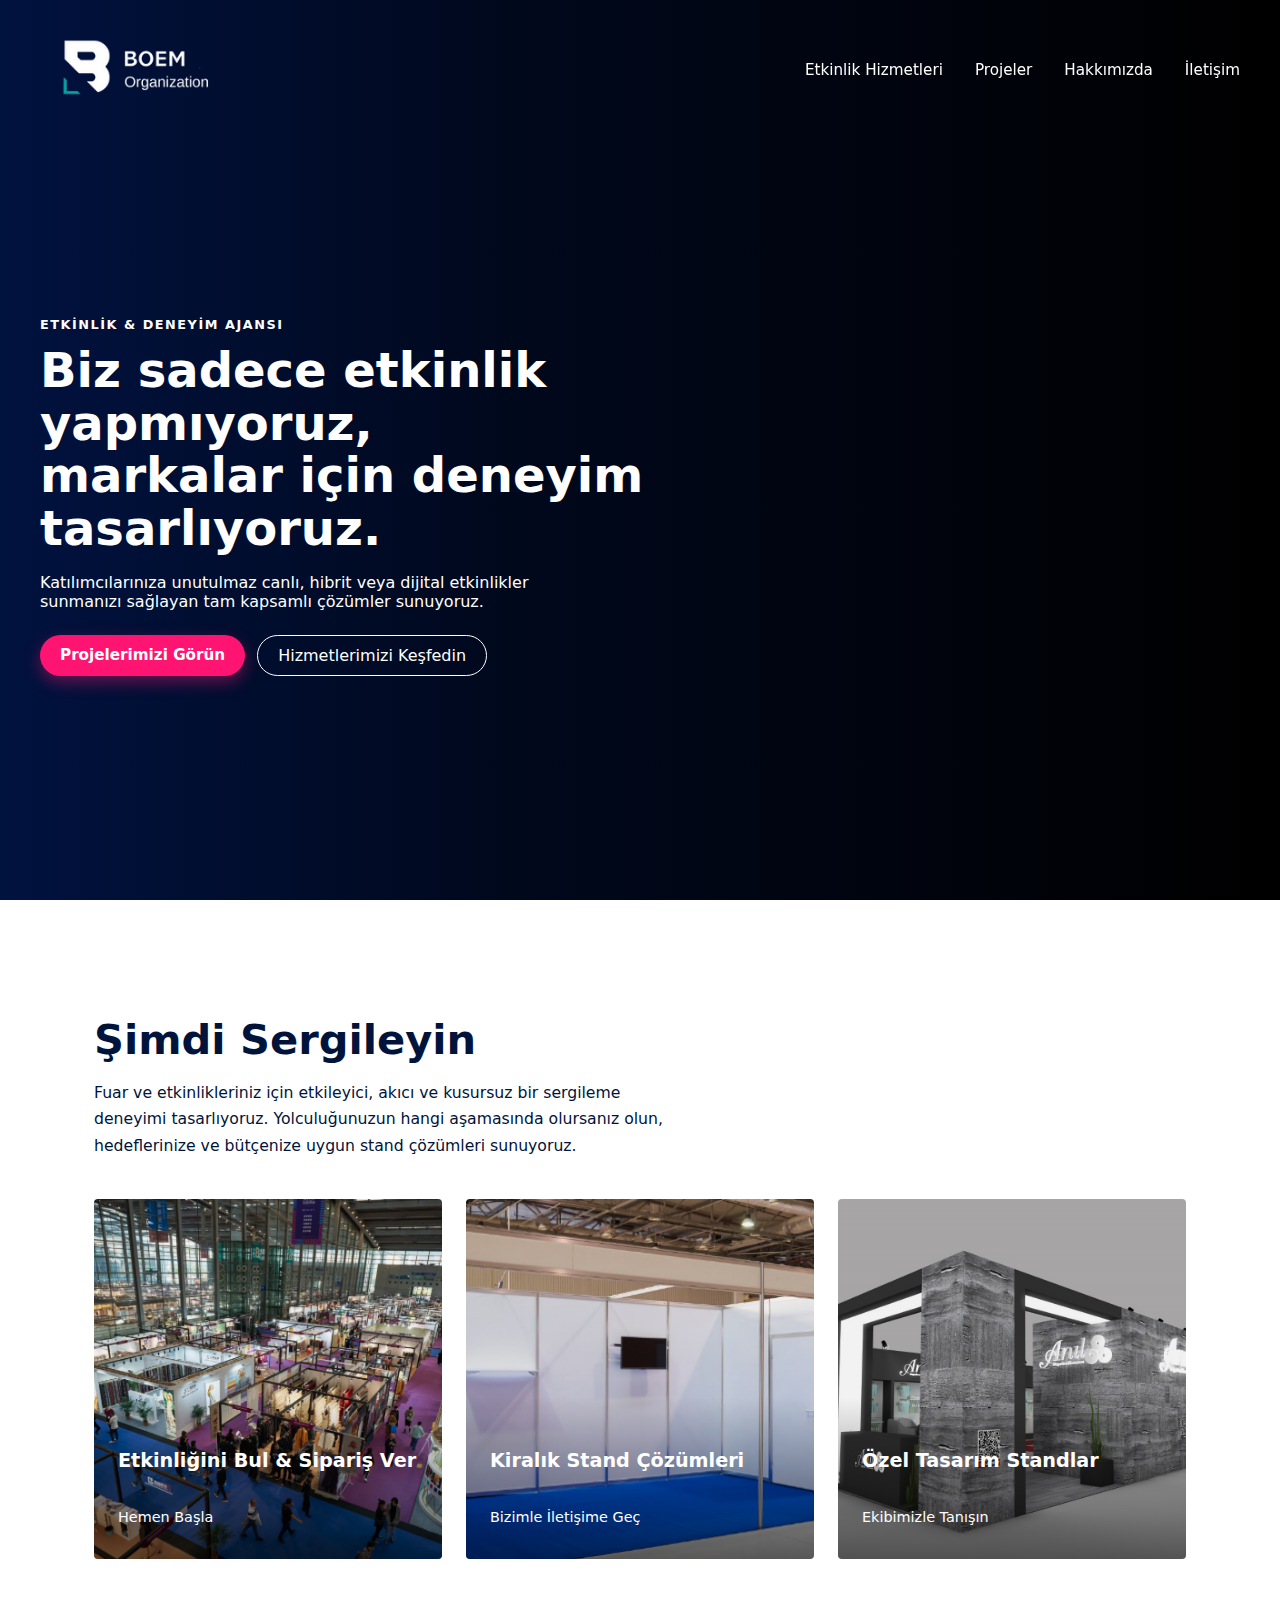
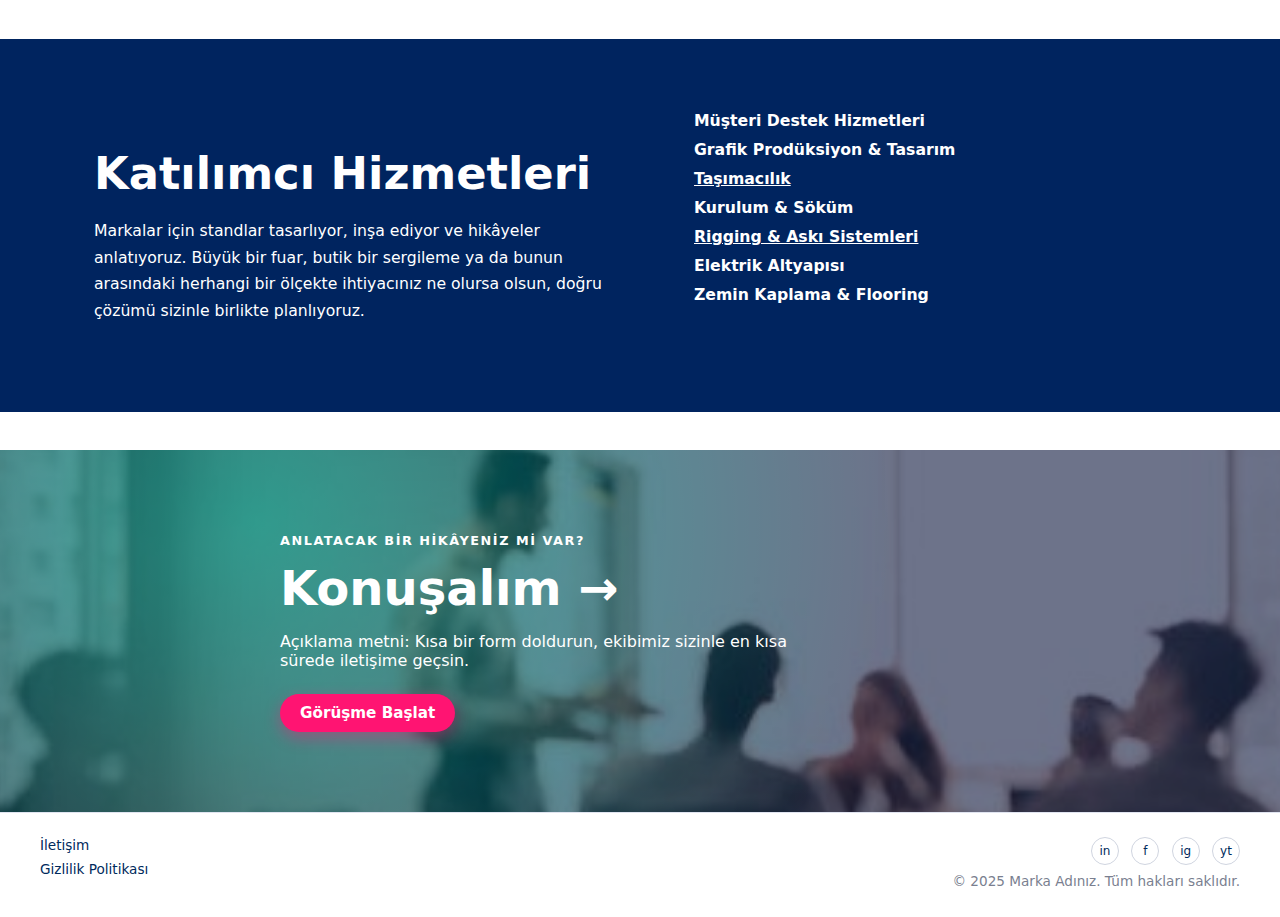
<file: SergiStand.html>
<!DOCTYPE html>
<html lang="tr" id="top">

<head>
    <meta charset="UTF-8">
    <title>Etkinlik Ajansı - Anasayfa Taslağı</title>
    <meta name="viewport" content="width=device-width, initial-scale=1.0">
    <link rel="stylesheet" href="style.css">
</head>

<body>

    <header class="site-header">
<nav class="navbar">
    <div class="nav-left">
        <a href="index.html" class="logo">
            <!-- ÜSTTE (transparent navbar iken) görünecek logo -->
            <img src="assets/logodesb.png" alt="Marka Logo" class="logo-img logo-light">
    
            <!-- Aşağı kayınca (navbar-scrolled) görünecek logo -->
            <img src="assets/logodes.png" alt="Marka Logo" class="logo-img logo-dark">
        </a>
    </div>

    <!-- HAMBURGER -->
    <button class="nav-toggle" type="button" aria-label="Menüyü aç/kapat">
        <span></span>
        <span></span>
        <span></span>
    </button>

    <div class="nav-center">
        <!-- Etkinlik Hizmetleri -->
        <div class="nav-item has-dropdown">
            <a href="#">Etkinlik Hizmetleri</a>
            <div class="dropdown-menu">
                <div class="dropdown-item has-submenu">
                    <a href="Prodüksiyon.html">Prodüksiyon</a>
                </div>

                <a href="Konferansfuar.html">Konferans &amp; Fuar Organizasyonu</a>

                <div class="dropdown-item has-submenu">
                    <a href="SergiStand.html">Sergi &amp; Stand Tasarımları</a>
                    <div class="dropdown-menu submenu">
                        <a href="StandKiralamaÇözümleri.html">Stand Kiralama Çözümleri</a>
                    </div>
                </div>

                <a href="EtkinlikTeknolojileri.html">Etkinlik Teknolojileri</a>
                <a href="Strateji.html">Strateji &amp; İçgörü</a>
            </div>
        </div>

        <!-- Projeler -->
        <div class="nav-item">
            <a href="Projeler.html">Projeler</a>
        </div>

        <!-- Hakkımızda -->
        <div class="nav-item has-dropdown">
            <a href="#">Hakkımızda</a>
            <div class="dropdown-menu">
                <a href="Hikayemiz.html">Etkimiz &amp; Hikayemiz</a>
                <a href="markalar.html">Marka Ailesi</a>
            </div>
        </div>

        <!-- İletişim -->
        <div class="nav-item">
            <a href="BizimleİletişimeGeçin.html">İletişim</a>
        </div>
    </div>
</nav>

    </header>

    <main>

        <!-- HERO / VİDEO BANNER -->
        <section class="hero" id="hero">
            <div class="hero-media">

            </div>
            <div class="hero-overlay"></div>

            <div class="hero-content">
                <p class="eyebrow">Etkinlik & Deneyim Ajansı</p>
                <h1>Biz sadece etkinlik yapmıyoruz,<br>markalar için deneyim tasarlıyoruz.</h1>
                <p class="hero-text">
                    Katılımcılarınıza unutulmaz
                    canlı, hibrit veya dijital etkinlikler sunmanızı sağlayan
                    tam kapsamlı çözümler sunuyoruz.
                </p>
                <div class="hero-actions">
                    <a href="#work" class="btn-primary">Projelerimizi Görün</a>
                    <a href="#services" class="btn-secondary">Hizmetlerimizi Keşfedin</a>
                </div>
            </div>
        </section>













        <section class="exhibit-section" id="exhibit">
            <div class="exhibit-container">
                <h2 class="exhibit-heading">Şimdi Sergileyin</h2>
                <p class="exhibit-text">
                    Fuar ve etkinlikleriniz için etkileyici, akıcı ve kusursuz bir sergileme deneyimi
                    tasarlıyoruz. Yolculuğunuzun hangi aşamasında olursanız olun, hedeflerinize ve
                    bütçenize uygun stand çözümleri sunuyoruz.
                </p>
        
                <div class="exhibit-grid">
                    <!-- Kart 1 -->
                    <a href="#" class="exhibit-card" style="background-image:url('assets/stand/etkinlğibul.png');">
                        <div class="exhibit-card-overlay">
                            <div class="exhibit-card-content">
                                <h3 class="exhibit-card-title">Etkinliğini Bul &amp; Sipariş Ver</h3>
                                <p class="exhibit-card-sub">Hemen Başla</p>
                            </div>
                        </div>
                    </a>
        
                    <!-- Kart 2 -->
                    <a href="#" class="exhibit-card" style="background-image:url('assets/stand/kiralık.png');">
                        <div class="exhibit-card-overlay">
                            <div class="exhibit-card-content">
                                <h3 class="exhibit-card-title">Kiralık Stand Çözümleri</h3>
                                <p class="exhibit-card-sub">Bizimle İletişime Geç</p>
                            </div>
                        </div>
                    </a>
        
                    <!-- Kart 3 -->
                    <a href="#" class="exhibit-card" style="background-image:url('assets/stand/özeltasarım.jpg');">
                        <div class="exhibit-card-overlay">
                            <div class="exhibit-card-content">
                                <h3 class="exhibit-card-title">Özel Tasarım Standlar</h3>
                                <p class="exhibit-card-sub">Ekibimizle Tanışın</p>
                            </div>
                        </div>
                    </a>
                </div>
            </div>
        </section>




<section class="exhibitor-services-section">
    <div class="exhibitor-services-container">

        <!-- Sol taraf -->
        <div class="exhibitor-services-left">
            <h2 class="exhibitor-services-title">Katılımcı Hizmetleri</h2>
            <p class="exhibitor-services-text">
                Markalar için standlar tasarlıyor, inşa ediyor ve hikâyeler anlatıyoruz.
                Büyük bir fuar, butik bir sergileme ya da bunun arasındaki herhangi bir ölçekte
                ihtiyacınız ne olursa olsun, doğru çözümü sizinle birlikte planlıyoruz.
            </p>
        </div>

        <!-- Sağ taraf -->
        <div class="exhibitor-services-right">
            <ul class="exhibitor-services-list">
                <li><a href="#">Müşteri Destek Hizmetleri</a></li>
                <li><a href="#">Grafik Prodüksiyon &amp; Tasarım</a></li>
                <li><a href="#" class="link-underlined">Taşımacılık</a></li>
                <li><a href="#">Kurulum &amp; Söküm</a></li>
                <li><a href="#" class="link-underlined">Rigging &amp; Askı Sistemleri</a></li>
                <li><a href="#">Elektrik Altyapısı</a></li>
                <li><a href="#">Zemin Kaplama &amp; Flooring</a></li>
            </ul>
        </div>

    </div>
</section>




<br>
<br>



















        <!-- LET'S CHAT CTA -->
        <section class="cta-chat" id="contact">
            <div class="cta-media">

            </div>
            <div class="cta-overlay"></div>

            <div class="cta-content">
                <p class="eyebrow">Anlatacak bir hikâyeniz mi var?</p>
                <h2>Konuşalım &rarr;</h2>
                <p class="hero-text">
                    Açıklama metni: Kısa bir form doldurun, ekibimiz sizinle en kısa sürede iletişime geçsin.
                </p>
                <a href="BizimleİletişimeGeçin.html" class="btn-primary">Görüşme Başlat</a>
            </div>
        </section>

    </main>

<footer class="site-footer">
    <div class="footer-inner">
        <!-- SOL BLOK -->
        <div class="footer-left">
            <div class="footer-top-links">
                <a href="BizimleİletişimeGeçin.html">İletişim</a>

            </div>

            <div class="footer-legal">
                <a href="gizlilik.html">Gizlilik Politikası</a>


            </div>
        </div>

        <!-- SAĞ BLOK -->
        <div class="footer-right">
            <div class="footer-social">
                <a href="#" aria-label="LinkedIn">in</a>
                <a href="#" aria-label="Facebook">f</a>
                <a href="#" aria-label="Instagram">ig</a>
                <a href="#" aria-label="YouTube">yt</a>
            </div>
            <p class="footer-copy">
                &copy; 2025 Marka Adınız. Tüm hakları saklıdır.
            </p>
        </div>
    </div>
</footer>


    <!-- YUKARI ÇIK BUTONU -->
    <button class="back-to-top" aria-label="Yukarı çık">↑</button>

    <script>
        const navbar = document.querySelector('.navbar');
        const backToTop = document.querySelector('.back-to-top');

        window.addEventListener('scroll', () => {
            if (window.scrollY > 80) {
                navbar.classList.add('navbar-scrolled');
                backToTop.classList.add('visible');
            } else {
                navbar.classList.remove('navbar-scrolled');
                backToTop.classList.remove('visible');
            }
        });

        backToTop.addEventListener('click', () => {
            window.scrollTo({ top: 0, behavior: 'smooth' });
        });
    </script>
<script src="script.js"></script>
</body>

</html>
</file>
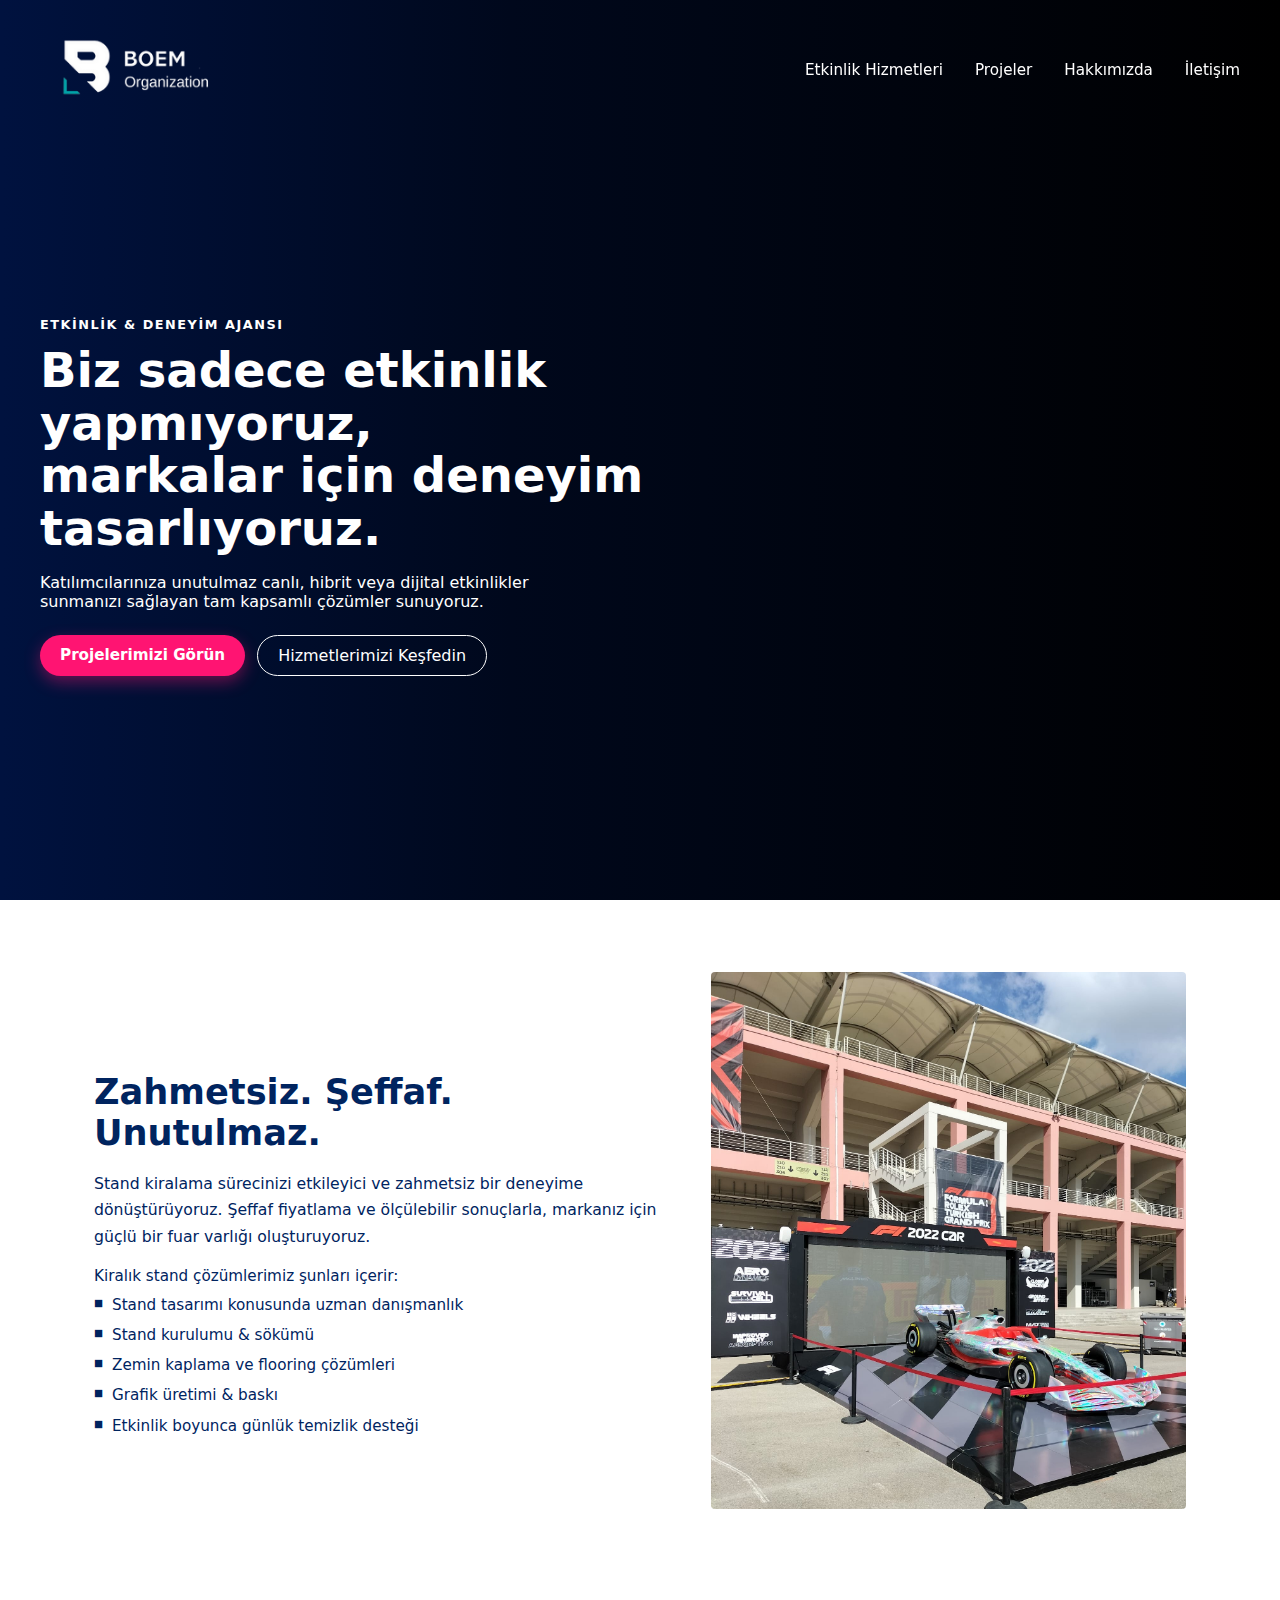
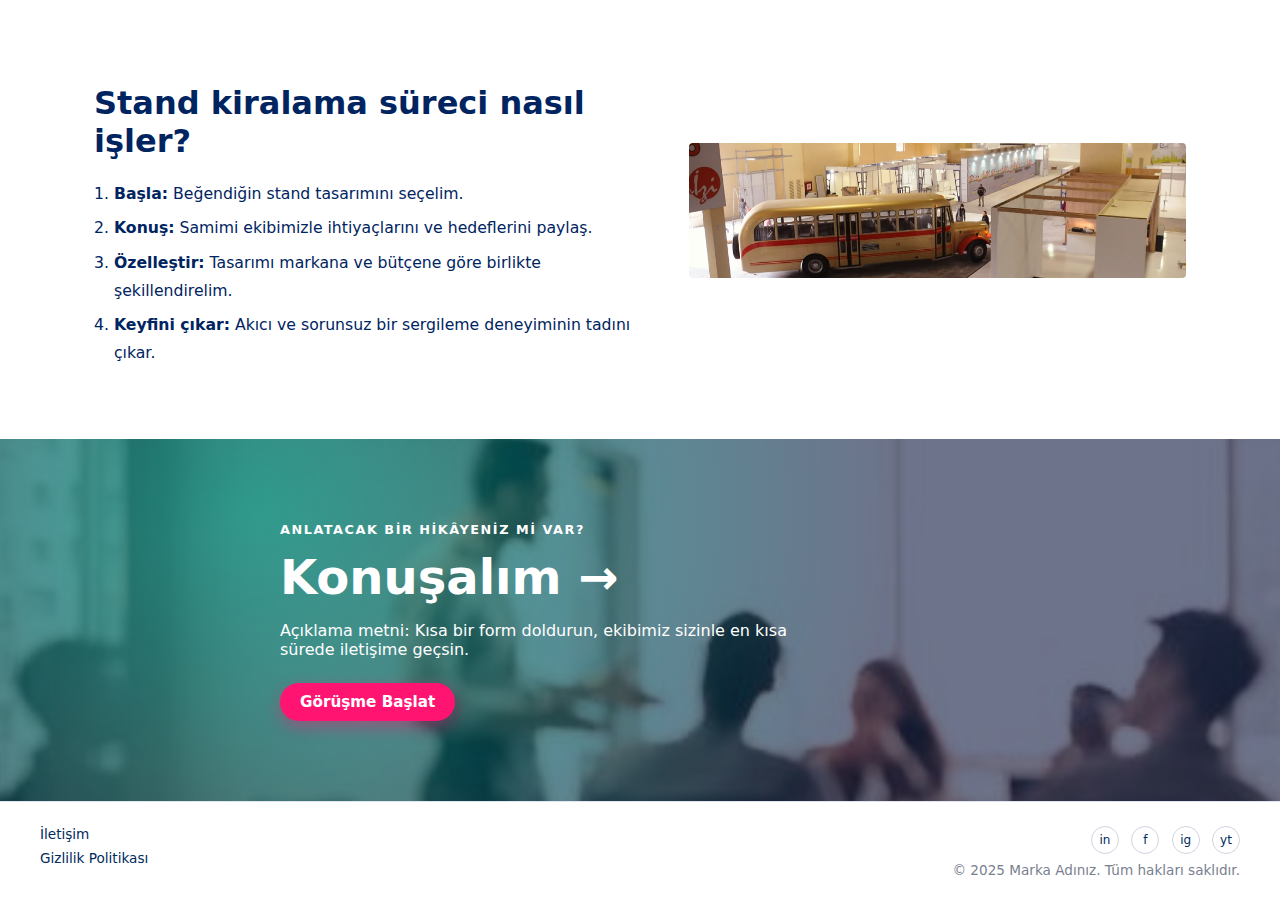
<file: StandKiralamaÇözümleri.html>
<!DOCTYPE html>
<html lang="tr" id="top">

<head>
    <meta charset="UTF-8">
    <title>Etkinlik Ajansı - Anasayfa Taslağı</title>
    <meta name="viewport" content="width=device-width, initial-scale=1.0">
    <link rel="stylesheet" href="style.css">
</head>

<body>

    <header class="site-header">
    <nav class="navbar">
    <div class="nav-left">
        <a href="index.html" class="logo">
            <!-- ÜSTTE (transparent navbar iken) görünecek logo -->
            <img src="assets/logodesb.png" alt="Marka Logo" class="logo-img logo-light">
    
            <!-- Aşağı kayınca (navbar-scrolled) görünecek logo -->
            <img src="assets/logodes.png" alt="Marka Logo" class="logo-img logo-dark">
        </a>
    </div>
    
        <!-- HAMBURGER -->
        <button class="nav-toggle" type="button" aria-label="Menüyü aç/kapat">
            <span></span>
            <span></span>
            <span></span>
        </button>
    
        <div class="nav-center">
            <!-- Etkinlik Hizmetleri -->
            <div class="nav-item has-dropdown">
                <a href="#">Etkinlik Hizmetleri</a>
                <div class="dropdown-menu">
                    <div class="dropdown-item has-submenu">
                        <a href="Prodüksiyon.html">Prodüksiyon</a>
                    </div>
    
                    <a href="Konferansfuar.html">Konferans &amp; Fuar Organizasyonu</a>
    
                    <div class="dropdown-item has-submenu">
                        <a href="SergiStand.html">Sergi &amp; Stand Tasarımları</a>
                        <div class="dropdown-menu submenu">
                            <a href="StandKiralamaÇözümleri.html">Stand Kiralama Çözümleri</a>
                        </div>
                    </div>
    
                    <a href="EtkinlikTeknolojileri.html">Etkinlik Teknolojileri</a>
                    <a href="Strateji.html">Strateji &amp; İçgörü</a>
                </div>
            </div>
    
            <!-- Projeler -->
            <div class="nav-item">
                <a href="Projeler.html">Projeler</a>
            </div>
    
            <!-- Hakkımızda -->
            <div class="nav-item has-dropdown">
                <a href="#">Hakkımızda</a>
                <div class="dropdown-menu">
                    <a href="Hikayemiz.html">Etkimiz &amp; Hikayemiz</a>
                    <a href="markalar.html">Marka Ailesi</a>
                </div>
            </div>
    
            <!-- İletişim -->
            <div class="nav-item">
                <a href="BizimleİletişimeGeçin.html">İletişim</a>
            </div>
        </div>
    </nav>

    </header>

    <main>

        <!-- HERO / VİDEO BANNER -->
        <section class="hero" id="hero">
            <div class="hero-media">

            </div>
            <div class="hero-overlay"></div>

            <div class="hero-content">
                <p class="eyebrow">Etkinlik & Deneyim Ajansı</p>
                <h1>Biz sadece etkinlik yapmıyoruz,<br>markalar için deneyim tasarlıyoruz.</h1>
                <p class="hero-text">
                    Katılımcılarınıza unutulmaz
                    canlı, hibrit veya dijital etkinlikler sunmanızı sağlayan
                    tam kapsamlı çözümler sunuyoruz.
                </p>
                <div class="hero-actions">
                    <a href="#work" class="btn-primary">Projelerimizi Görün</a>
                    <a href="#services" class="btn-secondary">Hizmetlerimizi Keşfedin</a>
                </div>
            </div>
        </section>







<section class="rental-highlight">
    <div class="rental-container">

        <!-- Sol: metin -->
        <div class="rental-text">
            <h2 class="rental-heading">
                Zahmetsiz. Şeffaf. Unutulmaz.
            </h2>
            <p class="rental-lead">
                Stand kiralama sürecinizi etkileyici ve zahmetsiz bir deneyime dönüştürüyoruz.
                Şeffaf fiyatlama ve ölçülebilir sonuçlarla, markanız için güçlü bir fuar varlığı oluşturuyoruz.
            </p>

            <p class="rental-intro">
                Kiralık stand çözümlerimiz şunları içerir:
            </p>

            <ul class="rental-list">
                <li>Stand tasarımı konusunda uzman danışmanlık</li>
                <li>Stand kurulumu &amp; sökümü</li>
                <li>Zemin kaplama ve flooring çözümleri</li>
                <li>Grafik üretimi &amp; baskı</li>
                <li>Etkinlik boyunca günlük temizlik desteği</li>
            </ul>
        </div>

        <!-- Sağ: görsel -->
        <div class="rental-image-wrapper">
            <img src="assets/proje/f13.jpg" alt="Fuar standı örneği" class="rental-image">
        </div>

    </div>
</section>





<section class="rental-steps-section">
    <div class="rental-steps-container">

        <!-- Sol: Başlık + numaralı liste -->
        <div class="rental-steps-text">
            <h2 class="rental-steps-heading">
                Stand kiralama süreci nasıl işler?
            </h2>

            <ol class="rental-steps-list">
                <li>
                    <strong>Başla:</strong> Beğendiğin stand tasarımını seçelim.
                </li>
                <li>
                    <strong>Konuş:</strong> Samimi ekibimizle ihtiyaçlarını ve hedeflerini paylaş.
                </li>
                <li>
                    <strong>Özelleştir:</strong> Tasarımı markana ve bütçene göre birlikte şekillendirelim.
                </li>
                <li>
                    <strong>Keyfini çıkar:</strong> Akıcı ve sorunsuz bir sergileme deneyiminin tadını çıkar.
                </li>
            </ol>
        </div>

        <!-- Sağ: Görsel -->
        <div class="rental-steps-image-wrapper">
            <img src="assets/proje/haditasarlayalım.png" alt="Stand kiralama sürecinde toplantı yapan ekip"
                class="rental-steps-image">
        </div>

    </div>
</section>
















        <!-- LET'S CHAT CTA -->
        <section class="cta-chat" id="contact">
            <div class="cta-media">

            </div>
            <div class="cta-overlay"></div>

            <div class="cta-content">
                <p class="eyebrow">Anlatacak bir hikâyeniz mi var?</p>
                <h2>Konuşalım &rarr;</h2>
                <p class="hero-text">
                    Açıklama metni: Kısa bir form doldurun, ekibimiz sizinle en kısa sürede iletişime geçsin.
                </p>
                <a href="BizimleİletişimeGeçin.html" class="btn-primary">Görüşme Başlat</a>
            </div>
        </section>

    </main>

<footer class="site-footer">
    <div class="footer-inner">
        <!-- SOL BLOK -->
        <div class="footer-left">
            <div class="footer-top-links">
                <a href="BizimleİletişimeGeçin.html">İletişim</a>

            </div>

            <div class="footer-legal">
                <a href="gizlilik.html">Gizlilik Politikası</a>


            </div>
        </div>

        <!-- SAĞ BLOK -->
        <div class="footer-right">
            <div class="footer-social">
                <a href="#" aria-label="LinkedIn">in</a>
                <a href="#" aria-label="Facebook">f</a>
                <a href="#" aria-label="Instagram">ig</a>
                <a href="#" aria-label="YouTube">yt</a>
            </div>
            <p class="footer-copy">
                &copy; 2025 Marka Adınız. Tüm hakları saklıdır.
            </p>
        </div>
    </div>
</footer>


    <!-- YUKARI ÇIK BUTONU -->
    <button class="back-to-top" aria-label="Yukarı çık">↑</button>

    <script>
        const navbar = document.querySelector('.navbar');
        const backToTop = document.querySelector('.back-to-top');

        window.addEventListener('scroll', () => {
            if (window.scrollY > 80) {
                navbar.classList.add('navbar-scrolled');
                backToTop.classList.add('visible');
            } else {
                navbar.classList.remove('navbar-scrolled');
                backToTop.classList.remove('visible');
            }
        });

        backToTop.addEventListener('click', () => {
            window.scrollTo({ top: 0, behavior: 'smooth' });
        });
    </script>
<script src="script.js"></script>
</body>

</html>
</file>
<file: style.css>
:root {
    --brand-blue: #002a5c;
    --brand-dark: #001437;
    --brand-pink: #ff1472;
    --light-blue: #00c6ff;
    --bg-dark: #020b2a;
    --text-dark: #001437;
    --text-light: #ffffff;
    --max-width: 1200px;
    --radius-lg: 16px;
}

*,
*::before,
*::after {
    box-sizing: border-box;
}

html {
    scroll-behavior: smooth;
}

body {
    margin: 0;
    font-family: system-ui, -apple-system, BlinkMacSystemFont, "Segoe UI", sans-serif;
    color: var(--text-dark);
    background-color: #ffffff;
}





















/* NAVBAR */

.site-header {
    position: fixed;
    top: 0;
    left: 0;
    width: 100%;
    z-index: 1000;
}

.navbar {
    display: flex;
    align-items: center;
    justify-content: space-between;
    padding: 18px 40px;
    transition: background-color 0.3s ease, box-shadow 0.3s ease, color 0.3s ease, padding 0.3s ease;
    background: transparent;
    color: var(--text-light);
}

.navbar-scrolled {
    background-color: #ffffff;
    color: var(--text-dark);
    box-shadow: 0 2px 12px rgba(0, 0, 0, 0.08);
    padding: 14px 40px;
}

.nav-left .logo {
    font-weight: 700;
    font-size: 1.3rem;
    text-decoration: none;
    color: inherit;
    display: inline-flex;
    align-items: center;
    gap: 4px;
}

.logo-accent {
    border-left: 2px solid var(--brand-pink);
    padding-left: 6px;
}

.nav-center {
    margin-left: auto;
    /* LOGO’DAN SONRA SAĞA İTER */
    display: flex;
    gap: 24px;
    font-size: 0.95rem;
    justify-content: flex-end;
    align-items: center;
}

.nav-center {
    margin-left: auto;
    display: flex;
    gap: 32px;
    font-size: 0.95rem;
    justify-content: flex-end;
    align-items: stretch;
}

/* Her menü elemanı */
.nav-item {
    position: relative;
    display: flex;
    align-items: center;
}

/* Üst menü linki */
.nav-item>a {
    text-decoration: none;
    color: inherit;
    position: relative;
    padding: 4px 0;
}

/* Alt çizgi efekti */
.nav-item>a::after {
    content: "";
    position: absolute;
    left: 0;
    bottom: -4px;
    width: 0;
    height: 2px;
    background-color: var(--brand-blue);
    transition: width 0.2s ease;
}

/* Şeffaf durumdayken (hero üstünde) çizgi beyaz görünsün */
.navbar:not(.navbar-scrolled) .nav-item>a::after {
    background-color: #ffffff;
}

.nav-item:hover>a::after {
    width: 100%;
}
/* DROPDOWN MENÜLER */

.has-dropdown {
    cursor: default;
}

.dropdown-menu {
    position: absolute;
    top: 100%;
    margin-top: 8px;

    /* ÖNEMLİ KISIM: SAĞA HİZALA, EKRAN DIŞINA TAŞMASIN */
    right: 0;
    left: auto;

    min-width: 230px;
    background-color: #ffffff;
    color: var(--brand-blue);
    box-shadow: 0 8px 24px rgba(0, 0, 0, 0.18);
    border-radius: 0 0 4px 4px;
    padding: 10px 0;
    opacity: 0;
    visibility: hidden;
    transform: translateY(6px);
    transition: opacity 0.15s ease, transform 0.15s ease, visibility 0.15s ease;
    z-index: 2000;
}

.dropdown-menu a {
    display: block;
    padding: 8px 22px;
    font-size: 0.9rem;
    text-decoration: none;
    color: var(--brand-blue);
    white-space: nowrap;
}

.dropdown-menu a:hover {
    background-color: #f2f5ff;
}


/* Hover ile açılma – sadece ilk dropdown açılsın */
.has-dropdown:hover>.dropdown-menu {
    opacity: 1;
    visibility: visible;
    transform: translateY(0);
}


.btn-primary {
    background-color: var(--brand-pink);
    color: #ffffff;
    border: none;
    padding: 10px 20px;
    border-radius: 999px;
    font-weight: 600;
    font-size: 0.95rem;
    cursor: pointer;
    text-decoration: none;
    display: inline-flex;
    align-items: center;
    justify-content: center;
    transition: background-color 0.2s ease, transform 0.1s ease, box-shadow 0.2s ease;
    box-shadow: 0 6px 16px rgba(255, 20, 114, 0.4);
}

.btn-primary:hover {
    background-color: #e01365;
    transform: translateY(-1px);
}

.btn-secondary {
    border-radius: 999px;
    padding: 10px 20px;
    border: 1px solid #ffffff;
    color: #ffffff;
    text-decoration: none;
    font-weight: 500;
    display: inline-flex;
    align-items: center;
    justify-content: center;
    transition: background-color 0.2s ease, color 0.2s ease;
}

.btn-secondary:hover {
    background-color: #ffffff;
    color: var(--brand-dark);
}

.btn-small {
    padding: 8px 18px;
    font-size: 0.85rem;
}

/* Ana dropdown içindeki özel satır (Prodüksiyon) */
.dropdown-item {
    position: relative;
}

/* Prodüksiyon içindeki link satırı, normal satır gibi tam genişlik olsun */
.dropdown-item>a {
    display: block;
    padding: 8px 22px;
    /* ana dropdown ile aynı padding */
}

/* Prodüksiyon’un sağında yana açılan kutu */
.dropdown-menu.submenu {
    top: 0;
    left: 100%;
    right: auto;
    margin-top: 0;
    margin-left: 0;
    /* arada boşluk olmasın, kutular birleşik dursun */
}

/* Sadece Prodüksiyon satırına hover olduğunda sağdaki kutu açılsın */
.dropdown-item.has-submenu:hover>.dropdown-menu.submenu {
    opacity: 1;
    visibility: visible;
    transform: translateY(0);
}

/* LOGO GÖRSELİ GENEL AYAR */
.logo-img {
    height: 100px;
    /* Boyut burada – istersen 32/48 yap */
    width: auto;
    display: block;
}

/* Varsayılan: sadece light logo görünsün */
.logo-dark {
    display: none;
}

/* Navbar aşağı kayınca (navbar-scrolled class'ı gelince)
   light logo gizlenir, dark logo görünür */
.navbar-scrolled .logo-light {
    display: none;
}

.navbar-scrolled .logo-dark {
    display: block;
}


















/* HERO */

.hero {
    position: relative;
    min-height: 100vh;
    display: flex;
    align-items: center;
    padding: 0 40px;
    color: #ffffff;
    overflow: hidden;
}

.hero-media {
    position: absolute;
    inset: 0;
    z-index: -2;
    background: #000;
    /* BURAYA background-image EKLEYEBİLİRSİN */
}

.hero-media video,
.hero-media img {
    width: 100%;
    height: 100%;
    object-fit: cover;
}

.hero-overlay {
    position: absolute;
    inset: 0;
    background: linear-gradient(90deg, rgba(0, 20, 70, 0.9) 0%, rgba(0, 20, 70, 0.4) 40%, rgba(0, 0, 0, 0.1) 100%);
    z-index: -1;
}

.hero-content {
    max-width: 650px;
    margin-top: 80px;
    /* navbar için boşluk */
}

.eyebrow {
    letter-spacing: 0.12em;
    text-transform: uppercase;
    font-size: 0.8rem;
    margin-bottom: 12px;
    font-weight: 600;
}

.hero h1 {
    font-size: 3rem;
    line-height: 1.1;
    margin: 0 0 18px;
}

.hero-text {
    font-size: 1rem;
    max-width: 520px;
    margin-bottom: 24px;
}

.hero-actions {
    display: flex;
    gap: 12px;
    flex-wrap: wrap;
}


/* INTRO */

.container {
    max-width: var(--max-width);
    margin: 0 auto;
    padding: 0 40px;
}

.intro {
    padding: 60px 0 40px;
}

.intro h2 {
    font-size: 2rem;
    max-width: 720px;
    margin-bottom: 16px;
}

.intro p {
    max-width: 720px;
    line-height: 1.6;
}

/* OUR WORK – MOZAİK LAYOUT */

.our-work {
    padding: 40px 0 60px;
}

.container-work {
    max-width: var(--max-width);
    margin: 0 auto;
    padding: 0 40px;
}

.our-work h2 {
    font-size: 2.4rem;
    margin-bottom: 24px;
}

/* GRID: büyük sol, uzun sağ, altta 3 küçük */

.work-grid {
    display: grid;
    grid-template-columns: 2fr 1fr 1fr;
    grid-auto-rows: 190px;
    grid-template-areas:
        "big    big    tall"
        "big    big    tall"
        "small1 small2 tall"
        "small3 small3 small3";
    gap: 16px;
}

/* Kartın genel yapısı */

.work-card {
    position: relative;
    border-radius: 12px;
    overflow: hidden;
    color: #ffffff;
    background: #000;
}

/* Arka plan görseli */

.work-image {
    position: absolute;
    inset: 0;
    background-color: #444;
    /* görsel yoksa gri fon */
    background-size: cover;
    background-position: center;
}

/* Alt tarafta gradient overlay, yazıyı okunur yapar */

.work-overlay {
    position: absolute;
    inset: 0;
    background: linear-gradient(to top,
            rgba(0, 0, 0, 0.85) 0%,
            rgba(0, 0, 0, 0.4) 40%,
            rgba(0, 0, 0, 0) 70%);
}

/* Kart içi yazılar */

.work-info {
    position: absolute;
    left: 0;
    right: 0;
    bottom: 0;
    padding: 12px 16px 16px;
    z-index: 1;
}

.work-title {
    margin: 0 0 4px;
    font-size: 1rem;
    font-weight: 700;
}

.work-subtitle {
    margin: 0;
    font-size: 0.85rem;
}

/* Grid alanlarına yerleştirme */

.work-big {
    grid-area: big;
}

.work-tall {
    grid-area: tall;
}

.work-small1 {
    grid-area: small1;
}

.work-small2 {
    grid-area: small2;
}

.work-small3 {
    grid-area: small3;
}

/* Responsive düzen */

@media (max-width: 992px) {
    .work-grid {
        grid-template-columns: 1fr;
        grid-auto-rows: 220px;
        grid-template-areas:
            "big"
            "tall"
            "small1"
            "small2"
            "small3";
    }
}
/* DESIGN BANNER */

.design-banner {
    position: relative;
    color: #ffffff;
    padding: 70px 40px;
    margin-top: 40px;
    overflow: hidden;
}

.design-media {
    position: absolute;
    inset: 0;
    background: #000;
    background-image: url("/assets/proje/haditasarlayalım.png");
}

.design-overlay {
    position: absolute;
    inset: 0;
    background: rgba(0, 20, 80, 0.8);
}

.design-content {
    position: relative;
    max-width: 700px;
    margin: 0 auto;
}

.design-content h2 {
    font-size: 1.8rem;
    line-height: 1.4;
}

/* AWARDS */

.awards {
    padding: 60px 0;
    background-color: #ffffff;
}

.awards h2 {
    font-size: 2.2rem;
    margin-bottom: 24px;
}

.awards-grid {
    display: grid;
    grid-template-columns: repeat(4, minmax(0, 1fr));
    gap: 24px;
}

.award-logo {
    border-radius: 12px;
    border: 1px solid #e0e4f0;
    min-height: 120px;
    display: flex;
    align-items: center;
    justify-content: center;
    background-color: #f7f7f7;
    font-size: 0.9rem;
    color: #555;
    text-align: center;
}

/* CTA CHAT */

.cta-chat {
    position: relative;
    color: #ffffff;
    padding: 70px 40px 80px;
    overflow: hidden;
}

.cta-media {
    position: absolute;
    inset: 0;
    background: #000;
    background-image: url("/assets/proje/birlik.png");
    
    
}

.cta-overlay {
    position: absolute;
    inset: 0;
    background: radial-gradient(circle at 20% 20%, rgba(0, 255, 200, 0.425), transparent 60%),
        rgba(0, 10, 50, 0.571);
}

.cta-content {
    position: relative;
    max-width: 720px;
    margin: 0 auto;
    text-align: left;
}

.cta-content h2 {
    font-size: 3rem;
    margin: 8px 0 14px;
}

/* FOOTER */

.site-footer {
    background-color: #ffffff;
    border-top: 1px solid #e0e4f0;
    padding: 24px 40px 28px;
    font-size: 0.85rem;
}

.footer-inner {
    max-width: var(--max-width);
    margin: 0 auto;
    display: flex;
    justify-content: space-between;
    align-items: flex-start;
    gap: 24px;
}

/* Sol blok */

.footer-left {
    display: flex;
    flex-direction: column;
    gap: 8px;
}

.footer-top-links a,
.footer-legal a {
    margin-right: 20px;
    text-decoration: none;
    color: var(--brand-blue);
    white-space: nowrap;
}

.footer-top-links a:last-child,
.footer-legal a:last-child {
    margin-right: 0;
}

/* Sağ blok */

.footer-right {
    display: flex;
    flex-direction: column;
    align-items: flex-end;
    gap: 8px;
}

.footer-social a {
    margin-left: 8px;
    width: 28px;
    height: 28px;
    border-radius: 50%;
    border: 1px solid #d0d5e0;
    display: inline-flex;
    align-items: center;
    justify-content: center;
    text-decoration: none;
    font-size: 0.75rem;
    color: var(--brand-blue);
}

.footer-social a:first-child {
    margin-left: 0;
}

.footer-social a:hover {
    background-color: #f2f5ff;
}

.footer-copy {
    margin: 0;
    color: #7a7f90;
    white-space: nowrap;
}

/* Küçük ekranlar */

@media (max-width: 768px) {
    .site-footer {
        padding: 20px;
    }

    .footer-inner {
        flex-direction: column;
        align-items: flex-start;
    }

    .footer-right {
        align-items: flex-start;
    }

    .footer-copy {
        white-space: normal;
    }
}

/* BACK TO TOP BUTTON */

.back-to-top {
    position: fixed;
    bottom: 24px;
    right: 24px;
    width: 40px;
    height: 40px;
    border-radius: 8px;
    border: none;
    background-color: var(--brand-blue);
    color: #ffffff;
    font-size: 1.1rem;
    cursor: pointer;
    opacity: 0;
    pointer-events: none;
    transition: opacity 0.2s ease, transform 0.2s ease;
    z-index: 900;
}

.back-to-top.visible {
    opacity: 1;
    pointer-events: auto;
    transform: translateY(0);
}

/* RESPONSIVE */

@media (max-width: 992px) {
    .navbar {
        padding: 12px 20px;
    }

   

    .hero {
        padding: 0 20px;
        align-items: flex-end;
        padding-bottom: 60px;
    }

    .news-strip {
        padding: 20px;
    }

    .news-inner {
        grid-template-columns: 1fr;
    }

    .news-items {
        grid-template-columns: repeat(2, minmax(0, 1fr));
    }

    .container {
        padding: 0 20px;
    }

    .work-grid {
        grid-template-columns: 1fr;
    }

    .work-item-large,
    .work-item-tall {
        grid-row: auto;
    }

    .awards-grid {
        grid-template-columns: repeat(2, minmax(0, 1fr));
    }

    .design-banner,
    .cta-chat {
        padding: 50px 20px;
    }

    .cta-content h2 {
        font-size: 2.3rem;
    }
}

@media (max-width: 600px) {
    .news-items {
        grid-template-columns: 1fr;
    }

    .awards-grid {
        grid-template-columns: 1fr;
    }

    .subscribe-bar {
        flex-direction: column;
        text-align: center;
    }
}
















































/* Prodüksiyon -css */

:root {
    /* Üst satır kart yüksekliği (Money 20/20) */
    --workRowTop: 220px;
    /* Alt satır kart yüksekliği (Arizent / Workday / ServiceNow / Visit) */
    --workRowBottom: 280px;
    /* BURAYI büyütüp/küçülterek alttaki 3’lü grubu uzatabilirsin */
}

.our-work1 {
    padding: 60px 0 70px;
    background-color: #ffffff;
}

.work-container1 {
    max-width: 1100px;
    margin: 0 auto;
    padding: 0 40px;
}

.work-heading1 {
    font-size: 2.4rem;
    margin: 0 0 8px;
    color: var(--brand-blue);
}

/* ÜST GRID:
   satır1: [text]   [gallery]
   satır2: [bottom][gallery]
*/

.work-layout1 {
    display: grid;
    grid-template-columns: minmax(0, 1.1fr) minmax(0, 1.6fr);
    grid-template-rows: auto auto;
    grid-template-areas:
        "text1   gallery1"
        "bottom1 gallery1";
    column-gap: 32px;
    row-gap: 32px;
    align-items: flex-start;
}

/* Sol metin bloğu (area: text1) */

.work-text1 {
    grid-area: text1;
}

.work-text1 h3 {
    margin-top: 0;
    font-size: 1.1rem;
    line-height: 1.5;
    color: var(--brand-blue);
}

.work-text1 p {
    font-size: 0.95rem;
    line-height: 1.6;
    color: #333b4d;
}

.work-cta1 {
    margin-top: 12px;
    font-size: 0.95rem;
}

.work-cta1 a {
    color: var(--brand-pink);
    font-weight: 600;
    text-decoration: none;
}

.work-cta1 a:hover {
    text-decoration: underline;
}

/* Sağ taraftaki proje gallery (area: gallery1)
   1: Money 20/20 (üst satır)
   2: Arizent / Workday / ServiceNow (alt satır)
*/

.work-gallery1 {
    grid-area: gallery1;
    display: grid;
    grid-template-columns: repeat(3, minmax(0, 1fr));
    /* Üst ve alt satıra farklı yükseklikler veriyoruz */
    grid-template-rows: var(--workRowTop) var(--workRowBottom);
    grid-template-areas:
        "money1    money1    money1"
        "arizent1  workday1  servicenow1";
    column-gap: 12px;
    row-gap: 24px;
}

/* Kartların ortak stili */

.work-card1 {
    position: relative;
    display: block;
    overflow: hidden;
    border-radius: 10px;
    text-decoration: none;
    color: #ffffff;
    background-color: #000;
}

.work-image1 {
    position: absolute;
    inset: 0;
    background-size: cover;
    background-position: center;
    transform: scale(1);
    transition: transform 0.3s ease;
}

.work-gradient1 {
    position: absolute;
    inset: 0;
    background: linear-gradient(to top,
            rgba(0, 0, 0, 0.9) 0%,
            rgba(0, 0, 0, 0.5) 40%,
            rgba(0, 0, 0, 0.1) 70%);
}

.work-info1 {
    position: absolute;
    left: 12px;
    right: 12px;
    bottom: 10px;
    font-size: 0.85rem;
}

/* Başlık ve alt başlık */

.work-title1 {
    font-weight: 700;
    font-size: 0.95rem;
    margin-bottom: 2px;
}

.work-sub1 {
    font-size: 0.8rem;
}

/* Hover efekti */

.work-card1:hover .work-image1 {
    transform: scale(1.03);
}

/* Üst grid içindeki kartların yerleri */

.work-card-money1 {
    grid-area: money1;
}

/* Alt satırdaki 3'lü kartlar */
.work-card-arizent1 {
    grid-area: arizent1;
}

.work-card-workday1 {
    grid-area: workday1;
}

.work-card-servicenow1 {
    grid-area: servicenow1;
}

/* ALTTAKİ UZUN KART – sol kolon, yazının tam altında
   Yüksekliği alt satırdaki 3 kartla aynı
*/

.work-card-visit1 {
    grid-area: bottom1;
    height: var(--workRowBottom);
}

/* "Tüm Çalışmalar" linki */

.work-view-all1 {
    margin-top: 16px;
    text-align: right;
}

.work-view-all1 a {
    font-size: 0.8rem;
    color: var(--brand-blue);
    text-decoration: underline;
}

/* RESPONSIVE */

@media (max-width: 992px) {
    .work-layout1 {
        grid-template-columns: 1fr;
        grid-template-areas:
            "text1"
            "gallery1"
            "bottom1";
    }

    .work-gallery1 {
        grid-template-columns: 1fr;
        grid-template-rows: var(--workRowTop) var(--workRowBottom) var(--workRowBottom);
        grid-template-areas:
            "money1"
            "arizent1"
            "workday1"
            "servicenow1";
    }

    .work-card-visit1 {
        height: var(--workRowBottom);
    }
}

@media (max-width: 600px) {
    .work-container1 {
        padding: 0 20px;
    }
}

.work-card-arizent1,
.work-card-workday1,
.work-card-servicenow1 {
    margin-top: 36px;
}



.work-card-visit1 {
    grid-area: bottom1;
    height: 245px;
    /* sadece alt soldaki kart uzar */
}













/* === HİZMETLER BÖLÜMÜ – services1 === */

.services1 {
    background-color: #000b3d;
    /* koyu lacivert arka plan */
    padding: 60px 0 70px;
    color: #ffffff;
}

.services-container1 {
    max-width: 1100px;
    margin: 0 auto;
    padding: 0 40px;
}

.services-heading1 {
    font-size: 2.6rem;
    margin: 0 0 32px;
    color: #ffffff;
}

/* 2 sütunlu grid */

.services-grid1 {
    display: grid;
    grid-template-columns: repeat(2, minmax(0, 1fr));
    gap: 18px 28px;
}

/* Kartın kendisi */

.service-card1 {
    position: relative;
    display: block;
    padding: 22px 28px;
    background-color: #03245b;
    border-radius: 6px;
    text-decoration: none;
    color: #ffffff;
    overflow: hidden;
    transition: background-color 0.25s ease, transform 0.25s ease,
        box-shadow 0.25s ease;
}

.service-card1:hover {
    background-color: #06408f;
    transform: translateY(-2px);
    box-shadow: 0 10px 20px rgba(0, 0, 0, 0.35);
}

/* Başlık + ok satırı */

.service-main1 {
    display: flex;
    align-items: center;
    justify-content: space-between;
    gap: 12px;
}

.service-title1 {
    font-size: 1.1rem;
    font-weight: 600;
}

.service-arrow1 {
    font-size: 1.3rem;
    font-weight: 600;
}

/* Hover’da çıkan açıklama – soldan sağa kayma efekti */

.service-desc1 {
    margin-top: 10px;
    font-size: 0.9rem;
    line-height: 1.5;
    max-height: 0;
    opacity: 0;
    overflow: hidden;
    transform: translateX(-10px);
    transition: max-height 0.25s ease, opacity 0.25s ease,
        transform 0.25s ease;
}

.service-card1:hover .service-desc1 {
    max-height: 200px;
    /* açıklama yüksekliğine göre yeterli bir değer */
    opacity: 1;
    transform: translateX(0);
    /* soldan sağa kayma efekti */
}

/* Responsive – mobilde tek sütuna düşür */

@media (max-width: 800px) {
    .services-container1 {
        padding: 0 20px;
    }

    .services-grid1 {
        grid-template-columns: 1fr;
    }
}















/* ===== EXHIBIT NOW BÖLÜMÜ ===== */

.exhibit-section {
    padding: 80px 0;
    background-color: #ffffff;
    color: #00143b;
}

.exhibit-container {
    max-width: 1140px;
    margin: 0 auto;
    padding: 0 24px;
}

.exhibit-heading {
    font-size: 2.6rem;
    font-weight: 800;
    margin-bottom: 16px;
}

.exhibit-text {
    max-width: 600px;
    font-size: 0.98rem;
    line-height: 1.7;
    margin-bottom: 40px;
}

.exhibit-grid {
    display: grid;
    grid-template-columns: repeat(3, minmax(0, 1fr));
    gap: 24px;
}

.exhibit-card {
    position: relative;
    display: block;
    height: 360px;
    background-size: cover;
    background-position: center;
    border-radius: 4px;
    overflow: hidden;
    text-decoration: none;
    color: #ffffff;
}

/* Alt kısımdaki karartma */
.exhibit-card-overlay {
    position: absolute;
    inset: 0;
    background: linear-gradient(to top, rgba(0, 0, 0, 0.6), rgba(0, 0, 0, 0.05) 45%);
    display: flex;
    align-items: flex-end;
    padding: 20px 24px;
}

.exhibit-card-content {
    display: flex;
    flex-direction: column;
    gap: 4px;
}

.exhibit-card-title {
    font-size: 1.2rem;
    font-weight: 700;
}

.exhibit-card-sub {
    font-size: 0.9rem;
    font-weight: 500;
}

/* Hover efekti */
.exhibit-card:hover .exhibit-card-overlay {
    background: linear-gradient(to top, rgba(0, 0, 0, 0.75), rgba(0, 0, 0, 0.1) 45%);
    transform: translateY(-2px);
    transition: all 0.25s ease;
}

/* Responsive */
@media (max-width: 992px) {
    .exhibit-grid {
        grid-template-columns: repeat(2, minmax(0, 1fr));
    }
}

@media (max-width: 640px) {
    .exhibit-grid {
        grid-template-columns: 1fr;
    }

    .exhibit-card {
        height: 300px;
    }

    .exhibit-heading {
        font-size: 2.1rem;
    }
}






























.exhibitor-services-section {
    background-color: #00245f;
    /* koyu mavi zemin */
    color: #ffffff;
    padding: 72px 0;
}

.exhibitor-services-container {
    max-width: 1140px;
    margin: 0 auto;
    padding: 0 24px;

    display: flex;
    align-items: flex-start;
    justify-content: space-between;
    gap: 80px;
}

.exhibitor-services-left {
    max-width: 520px;
}

.exhibitor-services-title {
    font-size: 2.8rem;
    line-height: 1.1;
    font-weight: 800;
    margin-bottom: 20px;
}

.exhibitor-services-text {
    font-size: 0.98rem;
    line-height: 1.7;
}

.exhibitor-services-right {
    flex: 1;
}

.exhibitor-services-list {
    list-style: none;
    margin: 0;
    padding: 0;
}

.exhibitor-services-list li+li {
    margin-top: 10px;
}

.exhibitor-services-list a {
    color: #ffffff;
    text-decoration: none;
    font-weight: 600;
    font-size: 0.98rem;
}

.exhibitor-services-list a:hover {
    text-decoration: underline;
}

/* Görseldeki gibi bazı linkler zaten altı çizgili olsun */
.exhibitor-services-list a.link-underlined {
    text-decoration: underline;
}

/* Responsive */
@media (max-width: 768px) {
    .exhibitor-services-container {
        flex-direction: column;
        gap: 32px;
    }

    .exhibitor-services-title {
        font-size: 2.2rem;
    }
}

.exhibitor-services-list a {
    pointer-events: none;
    /* tıklanamaz */
    cursor: default;
    /* el işareti olmasın */
}































/* ===== Rental Highlight Bölümü ===== */

.rental-highlight {
    padding: 72px 0;
    background-color: #ffffff;
    color: #00245f;
}

.rental-container {
    max-width: 1140px;
    margin: 0 auto;
    padding: 0 24px;

    display: grid;
    grid-template-columns: minmax(0, 1.2fr) minmax(0, 1fr);
    gap: 48px;
    align-items: center;
}

.rental-heading {
    font-size: 2.2rem;
    font-weight: 800;
    margin-bottom: 18px;
}

.rental-lead {
    font-size: 0.98rem;
    line-height: 1.7;
    margin-bottom: 16px;
}

.rental-intro {
    font-size: 0.95rem;
    margin: 16px 0 8px;
}

.rental-list {
    list-style: none;
    padding: 0;
    margin: 0;
}

.rental-list li {
    position: relative;
    padding-left: 18px;
    font-size: 0.95rem;
    line-height: 1.6;
    margin-bottom: 6px;
}

.rental-list li::before {
    content: "■";
    position: absolute;
    left: 0;
    top: 2px;
    font-size: 0.6rem;
}

/* Görsel */
.rental-image-wrapper {
    text-align: right;
}

.rental-image {
    max-width: 100%;
    height: auto;
    border-radius: 4px;
    display: inline-block;
}

/* Responsive */
@media (max-width: 900px) {
    .rental-container {
        grid-template-columns: 1fr;
        gap: 32px;
    }

    .rental-image-wrapper {
        text-align: left;
    }
}


























/* ===== How Exhibit Rentals Work Bölümü ===== */

.rental-steps-section {
    padding: 72px 0;
    background-color: #ffffff;
    color: #00245f;
}

.rental-steps-container {
    max-width: 1140px;
    margin: 0 auto;
    padding: 0 24px;

    display: grid;
    grid-template-columns: minmax(0, 1.1fr) minmax(0, 1fr);
    gap: 48px;
    align-items: center;
}

.rental-steps-heading {
    font-size: 2rem;
    font-weight: 800;
    margin-bottom: 20px;
}

.rental-steps-list {
    margin: 0;
    padding-left: 20px;
    /* numaralandırma boşluğu */
    font-size: 0.98rem;
    line-height: 1.8;
}

.rental-steps-list li+li {
    margin-top: 6px;
}

.rental-steps-list strong {
    font-weight: 700;
}

/* Görsel tarafı */
.rental-steps-image-wrapper {
    text-align: right;
}

.rental-steps-image {
    max-width: 100%;
    height: auto;
    display: inline-block;
    border-radius: 4px;
}

/* Responsive */
@media (max-width: 900px) {
    .rental-steps-container {
        grid-template-columns: 1fr;
        gap: 32px;
    }

    .rental-steps-image-wrapper {
        text-align: left;
    }
}






.service-card1 {
    cursor: default;
    /* el işareti yerine normal imleç */
}






































/* ===== What We Do Bölümü ===== */

.whatwedo-section {
    background-color: #ffffff;
    color: #00245f;
    padding: 72px 0 56px;
}

.whatwedo-container {
    max-width: 960px;
    margin: 0 auto;
    padding: 0 24px;
}

/* Breadcrumb */
.whatwedo-breadcrumb {
    font-size: 0.78rem;
    margin-bottom: 16px;
    color: #00a3e0;
    /* açık mavi breadcrumb linki */
    display: flex;
    align-items: center;
    gap: 6px;
}

.crumb-home {
    font-size: 0.85rem;
}

.crumb-link {
    color: #00a3e0;
    text-decoration: none;
}

.crumb-link:hover {
    text-decoration: underline;
}

/* Başlık */
.whatwedo-heading {
    font-size: 3rem;
    font-weight: 800;
    letter-spacing: -0.03em;
    margin-bottom: 20px;
}

/* Metin */
.whatwedo-text {
    font-size: 0.98rem;
    line-height: 1.8;
    color: #4b5563;
    /* gri gövde metni */
    margin-bottom: 20px;
}

.whatwedo-text strong {
    color: #00245f;
}

/* CTA */
.whatwedo-cta {
    font-size: 1rem;
    margin-top: 8px;
}

.whatwedo-link {
    color: #ff2c6b;
    /* pembe “Let’s chat” rengi */
    font-weight: 600;
    text-decoration: none;
}

.whatwedo-link:hover {
    text-decoration: underline;
}

/* Responsive */
@media (max-width: 768px) {
    .whatwedo-heading {
        font-size: 2.3rem;
    }
}





















/* ===== Accelerate Growth Bölümü ===== */

.growth-section {
    background-color: #00245f;
    /* koyu mavi */
    color: #ffffff;
    padding: 72px 0;
}

.growth-container {
    max-width: 1140px;
    margin: 0 auto;
    padding: 0 24px;

    display: grid;
    grid-template-columns: minmax(0, 1.3fr) minmax(0, 1fr);
    gap: 48px;
    align-items: center;
}

.growth-heading {
    font-size: 2.2rem;
    font-weight: 800;
    margin-bottom: 18px;
}

.growth-lead {
    font-size: 0.98rem;
    line-height: 1.8;
    margin-bottom: 20px;
    max-width: 540px;
}

/* Checklist */
.growth-list {
    list-style: none;
    margin: 0;
    padding: 0;
}

.growth-list li {
    position: relative;
    padding-left: 28px;
    margin-bottom: 10px;
    font-size: 0.95rem;
    line-height: 1.6;
}

.growth-list li::before {
    content: "";
    position: absolute;
    left: 0;
    top: 4px;
    width: 16px;
    height: 16px;
    border-radius: 3px;
    border: 2px solid #00c3ff;
    /* turkuaz çerçeve */
    box-sizing: border-box;
}

.growth-list li::after {
    content: "";
    position: absolute;
    left: 4px;
    top: 7px;
    width: 8px;
    height: 4px;
    border-left: 2px solid #00c3ff;
    border-bottom: 2px solid #00c3ff;
    transform: rotate(-45deg);
}

/* Görsel tarafı */
.growth-image-wrapper {
    text-align: right;
}

.growth-image {
    max-width: 100%;
    height: auto;
    display: inline-block;
    border-radius: 4px;
}

/* Responsive */
@media (max-width: 900px) {
    .growth-container {
        grid-template-columns: 1fr;
        gap: 32px;
    }

    .growth-image-wrapper {
        text-align: left;
    }
}
































/* ===== 1) Üstte Want Insights? bandı (2) ===== */

.insights-hero2 {
    background-image: url("assets/img/insights-hero2.jpg");
    /* kendi görselin */
    background-size: cover;
    background-position: center;
    position: relative;
    padding: 60px 0;
}

.insights-hero2::before {
    content: "";
    position: absolute;
    inset: 0;
    background: linear-gradient(to bottom,
            rgba(0, 0, 0, 0.25),
            rgba(0, 0, 0, 0.35));
}

.insights-hero-inner2 {
    position: relative;
    max-width: 1140px;
    margin: 0 auto;
    padding: 0 24px;
    display: flex;
    flex-direction: column;
    align-items: flex-start;
    gap: 12px;
}

.insights-hero-title2 {
    font-size: 2.4rem;
    font-weight: 800;
    color: #ffffff;
}

.insights-hero-button2 {
    display: inline-block;
    background-color: #ff2c6b;
    color: #ffffff;
    font-size: 0.95rem;
    font-weight: 600;
    padding: 10px 22px;
    border-radius: 999px;
    text-decoration: none;
}

.insights-hero-button2:hover {
    background-color: #e31d5a;
}

/* ===== 2) Activate Audience alanı (2) ===== */

.activate-section2 {
    background-color: #00245f;
    color: #ffffff;
    padding: 72px 0;
}

.activate-container2 {
    max-width: 1140px;
    margin: 0 auto;
    padding: 0 24px;

    display: grid;
    grid-template-columns: minmax(0, 1.3fr) minmax(0, 1fr);
    gap: 48px;
    align-items: center;
}

.activate-heading2 {
    font-size: 2.1rem;
    font-weight: 800;
    margin-bottom: 18px;
}

.activate-lead2 {
    font-size: 0.98rem;
    line-height: 1.8;
    margin-bottom: 22px;
    max-width: 540px;
}

/* checklist */
.activate-list2 {
    list-style: none;
    margin: 0;
    padding: 0;
}

.activate-list2 li {
    position: relative;
    padding-left: 28px;
    margin-bottom: 10px;
    font-size: 0.95rem;
    line-height: 1.6;
}

.activate-list2 li::before {
    content: "";
    position: absolute;
    left: 0;
    top: 4px;
    width: 16px;
    height: 16px;
    border-radius: 3px;
    border: 2px solid #00c3ff;
    box-sizing: border-box;
}

.activate-list2 li::after {
    content: "";
    position: absolute;
    left: 4px;
    top: 7px;
    width: 8px;
    height: 4px;
    border-left: 2px solid #00c3ff;
    border-bottom: 2px solid #00c3ff;
    transform: rotate(-45deg);
}

/* Görsel kısmı */
.activate-image-wrapper2 {
    text-align: right;
}

.activate-image2 {
    max-width: 100%;
    height: auto;
    display: inline-block;
    border-radius: 4px;
}

/* Responsive */
@media (max-width: 900px) {
    .activate-container2 {
        grid-template-columns: 1fr;
        gap: 32px;
    }

    .activate-image-wrapper2 {
        text-align: left;
    }

    .insights-hero-title2 {
        font-size: 2rem;
    }
}



/* SECTION genel ayar */
.insights-hero2 {
    position: relative;
    padding: 60px 0;
    overflow: hidden;
    /* zoom’da taşan kısımları gizle */
}

/* Görsel + karartma sarmalayıcı */
.insights-bg-wrap2 {
    position: absolute;
    inset: 0;
    z-index: -1;
}

/* Arka plan görseli */
.insights-bg2 {
    width: 100%;
    height: 100%;
    object-fit: cover;
    transform: scale(1);
    transition: transform 0.6s ease;
}

/* Koyu mavi/pembe ton için karartma */
.insights-overlay2 {
    position: absolute;
    inset: 0;
    background: linear-gradient(to bottom,
            rgba(0, 0, 0, 0.25),
            rgba(0, 0, 0, 0.35));
}

/* Hover’da resmi büyüt */
.insights-hero2:hover .insights-bg2 {
    transform: scale(1.05);
}

/* İçerik */
.insights-hero-inner2 {
    position: relative;
    max-width: 1140px;
    margin: 0 auto;
    padding: 0 24px;
    display: flex;
    flex-direction: column;
    align-items: flex-start;
    gap: 12px;
}

.insights-hero-title2 {
    font-size: 2.4rem;
    font-weight: 800;
    color: #ffffff;
}

/* Buton + ok animasyonu */
.insights-hero-button2 {
    display: inline-flex;
    align-items: center;
    background-color: #ff2c6b;
    color: #ffffff;
    font-size: 0.95rem;
    font-weight: 600;
    padding: 10px 22px;
    border-radius: 999px;
    text-decoration: none;
    transition: background-color 0.2s ease, transform 0.15s ease;
}

.insights-hero-button2::after {
    content: "→";
    margin-left: 8px;
    opacity: 0;
    transform: translateX(-4px);
    transition: opacity 0.2s ease, transform 0.2s ease;
}

/* Hover’da buton + ok efekti */
.insights-hero-button2:hover {
    background-color: #e31d5a;
    transform: translateY(-1px);
}

.insights-hero-button2:hover::after {
    opacity: 1;
    transform: translateX(0);
}





































/* ===== Increase Profitability Bölümü (3) ===== */

.profit-section3 {
    background-color: #ffffff;
    color: #00245f;
    padding: 72px 0;
}

.profit-container3 {
    max-width: 1140px;
    margin: 0 auto;
    padding: 0 24px;

    display: grid;
    grid-template-columns: minmax(0, 1fr) minmax(0, 1.2fr);
    /* sol görsel, sağ metin */
    gap: 48px;
    align-items: center;
}

/* Görsel */
.profit-image-wrapper3 {
    text-align: left;
}

.profit-image3 {
    max-width: 100%;
    height: auto;
    display: inline-block;
    border-radius: 4px;
}

/* Metin tarafı */
.profit-text3 {
    color: #4b5563;
    /* gövde metni gri */
}

.profit-heading3 {
    font-size: 2.1rem;
    font-weight: 800;
    color: #001b4f;
    margin-bottom: 18px;
}

.profit-lead3 {
    font-size: 0.98rem;
    line-height: 1.8;
    margin-bottom: 22px;
}

/* Checklist */
.profit-list3 {
    list-style: none;
    margin: 0;
    padding: 0;
}

.profit-list3 li {
    position: relative;
    padding-left: 28px;
    margin-bottom: 10px;
    font-size: 0.95rem;
    line-height: 1.6;
}

.profit-list3 li::before {
    content: "";
    position: absolute;
    left: 0;
    top: 4px;
    width: 16px;
    height: 16px;
    border-radius: 3px;
    border: 2px solid #00c3ff;
    box-sizing: border-box;
}

.profit-list3 li::after {
    content: "";
    position: absolute;
    left: 4px;
    top: 7px;
    width: 8px;
    height: 4px;
    border-left: 2px solid #00c3ff;
    border-bottom: 2px solid #00c3ff;
    transform: rotate(-45deg);
}

/* Responsive */
@media (max-width: 900px) {
    .profit-container3 {
        grid-template-columns: 1fr;
        gap: 32px;
    }

    .profit-image-wrapper3 {
        text-align: center;
    }

    .profit-heading3 {
        font-size: 1.9rem;
    }
}
















































/* ===== OUR WORK / PROJELERİMİZ GRID ===== */

.portfolio-section {
    padding: 80px 0;
    background-color: #ffffff;
}

.portfolio-container {
    max-width: 1180px;
    margin: 0 auto;
    padding: 0 24px;
}

/* Başlık bloğu */
.portfolio-header {
    max-width: 360px;
    margin-bottom: 32px;
}

.portfolio-title {
    font-size: 2.8rem;
    line-height: 1.1;
    font-weight: 800;
    color: #00245f;
    margin-bottom: 12px;
}

.portfolio-text {
    font-size: 0.95rem;
    line-height: 1.7;
    color: #6b7280;
}

/* Grid */
.portfolio-grid {
    display: grid;
    grid-template-columns: repeat(3, minmax(0, 1fr));
    gap: 24px;
}

/* Kart */
.portfolio-card {
    position: relative;
    display: block;
    height: 320px;
    border-radius: 4px;
    overflow: hidden;
    text-decoration: none;
    color: #ffffff;
}

/* Arka plan görseli */
.portfolio-card-bg {
    position: absolute;
    inset: 0;
    background-size: cover;
    background-position: center;
    transform: scale(1);
    transition: transform 0.4s ease;
}

/* Alt karartma + metin alanı */
.portfolio-card-overlay {
    position: absolute;
    inset: 0;
    background: linear-gradient(to top, rgba(0, 0, 0, 0.7), rgba(0, 0, 0, 0.1) 50%);
    display: flex;
    flex-direction: column;
    justify-content: flex-end;
    padding: 16px 18px;
}

.portfolio-card-title {
    font-size: 1.1rem;
    font-weight: 700;
    margin-bottom: 4px;
}

.portfolio-card-sub {
    font-size: 0.85rem;
    line-height: 1.4;
}

/* Hover efekti */
.portfolio-card:hover .portfolio-card-bg {
    transform: scale(1.05);
}

/* Sayfalama */
.portfolio-pagination {
    margin-top: 24px;
    display: flex;
    justify-content: center;
    gap: 8px;
}

.portfolio-page-btn {
    min-width: 32px;
    height: 32px;
    border-radius: 999px;
    border: 1px solid #cbd5e1;
    background-color: #ffffff;
    font-size: 0.9rem;
    cursor: pointer;
    color: #0f172a;
    padding: 0 10px;
}

.portfolio-page-btn.active {
    background-color: #00245f;
    border-color: #00245f;
    color: #ffffff;
}

/* Gizli kartlar */
.portfolio-card.is-hidden {
    display: none;
}

/* Responsive */
@media (max-width: 992px) {
    .portfolio-grid {
        grid-template-columns: repeat(2, minmax(0, 1fr));
    }
}

@media (max-width: 640px) {
    .portfolio-grid {
        grid-template-columns: 1fr;
    }

    .portfolio-title {
        font-size: 2.1rem;
    }
}












































/* ===== Impact / Amaç Bölümü (5) ===== */

.impact-section5 {
    background-color: #ffffff;
    color: #111827;
    padding: 72px 0 64px;
}

.impact-container5 {
    max-width: 960px;
    margin: 0 auto;
    padding: 0 24px;
}

/* Başlıklar */
.impact-title5 {
    font-size: 3rem;
    line-height: 1.1;
    font-weight: 800;
    letter-spacing: -0.03em;
    margin-bottom: 20px;
}

.impact-subtitle5 {
    font-size: 1.25rem;
    font-weight: 600;
    color: #004c97;
    /* mavi alt başlık */
    margin-bottom: 20px;
}

/* Metin */
.impact-text5 {
    font-size: 0.98rem;
    line-height: 1.8;
    color: #4b5563;
    margin-bottom: 18px;
}

/* Görsel */
.impact-image-wrap5 {
    margin: 28px 0 20px;
}

.impact-image5 {
    max-width: 100%;
    height: auto;
    display: block;
    border-radius: 4px;
}

/* Alt linkler */
.impact-link-row5 {
    font-size: 0.95rem;
    color: #4b5563;
    margin-bottom: 6px;
}

.impact-link5 {
    color: #0066cc;
    text-decoration: underline;
    text-underline-offset: 2px;
}

.impact-link5:hover {
    color: #004c97;
}

/* Responsive */
@media (max-width: 768px) {
    .impact-title5 {
        font-size: 2.3rem;
    }

    .impact-subtitle5 {
        font-size: 1.1rem;
    }
}

































































/* ===== DEI Bölümü (6) ===== */

/* Üst görsel */
.dei-hero6 {
    width: 100%;
    background-color: #000;
}

.dei-hero-bg6 {
    position: relative;
    max-height: 360px;
    overflow: hidden;
}

.dei-hero-img6 {
    width: 100%;
    height: 100%;
    object-fit: cover;
    display: block;
}

/* Hafif karartma */
.dei-hero-gradient6 {
    position: absolute;
    inset: 0;
    background: linear-gradient(to top,
            rgba(0, 0, 0, 0.45),
            rgba(0, 0, 0, 0.05));
}

/* Slogan */
.dei-hero-text6 {
    position: absolute;
    left: 80px;
    bottom: 40px;
    font-size: 2.2rem;
    font-weight: 700;
    color: #ffffff;
}

/* Metin alanı */
.dei-content6 {
    background-color: #ffffff;
    padding: 56px 0 64px;
}

.dei-container6 {
    max-width: 1040px;
    margin: 0 auto;
    padding: 0 24px;
}

.dei-heading6 {
    font-size: 2rem;
    font-weight: 700;
    margin-bottom: 24px;
    color: #111827;
}

.dei-paragraph6 {
    font-size: 0.98rem;
    line-height: 1.9;
    color: #4b5563;
    margin-bottom: 18px;
}

.dei-divider6 {
    border: none;
    border-top: 1px solid #e5e7eb;
    margin-top: 28px;
}

/* Responsive */
@media (max-width: 768px) {
    .dei-hero-bg6 {
        max-height: 280px;
    }

    .dei-hero-text6 {
        left: 24px;
        right: 24px;
        font-size: 1.7rem;
        bottom: 24px;
    }

    .dei-heading6 {
        font-size: 1.6rem;
    }
}

















/* ===== DEI alt blok (7) ===== */

.dei-extra7 {
    background-color: #ffffff;
    padding: 0 0 64px;
}

.dei-extra-container7 {
    max-width: 1040px;
    margin: 0 auto;
    padding: 0 24px;
}

.dei-extra-block7+.dei-extra-block7 {
    margin-top: 32px;
}

.dei-extra-heading7 {
    font-size: 1.4rem;
    font-weight: 700;
    color: #000000;
    /* mavi başlık */
    margin-bottom: 16px;
}

.dei-extra-paragraph7 {
    font-size: 0.97rem;
    line-height: 1.9;
    color: #4b5563;
    margin-bottom: 14px;
}

/* Aradaki ince çizgi */
.dei-extra-divider7 {
    border: none;
    border-top: 1px solid #e5e7eb;
    margin: 28px 0;
}

/* Link satırı */
.dei-extra-linkrow7 {
    font-size: 0.95rem;
    color: #4b5563;
    margin-bottom: 18px;
}

.dei-extra-link7 {
    color: #000000;
    text-decoration: underline;
    text-underline-offset: 2px;
}

.dei-extra-link7:hover {
    color: #000000;
}

/* Alt görsel */
.dei-extra-imagewrap7 {
    margin-top: 8px;
    max-width: 420px;
}

.dei-extra-image7 {
    width: 100%;
    height: auto;
    display: block;
    border-radius: 4px;
}

/* Responsive */
@media (max-width: 768px) {
    .dei-extra-heading7 {
        font-size: 1.25rem;
    }
}
























/* ===== Sürdürülebilirlik Bölümü (8) ===== */

.sustainable-section8 {
    background-color: #ffffff;
    color: #111827;
    padding: 72px 0 64px;
}

.sustainable-container8 {
    max-width: 1040px;
    margin: 0 auto;
    padding: 0 24px;
}

.sustainable-title8 {
    font-size: 2.4rem;
    font-weight: 700;
    margin-bottom: 20px;
}

.sustainable-subtitle8 {
    font-size: 1.25rem;
    font-weight: 700;
    margin: 28px 0 14px;
}

.sustainable-text8 {
    font-size: 0.98rem;
    line-height: 1.9;
    color: #4b5563;
    margin-bottom: 16px;
}

.sustainable-list8 {
    list-style: none;
    margin: 0 0 18px 0;
    padding: 0 0 0 18px;
}

.sustainable-list8 li {
    position: relative;
    font-size: 0.96rem;
    line-height: 1.8;
    color: #4b5563;
    margin-bottom: 8px;
    padding-left: 14px;
}

/* Küçük kare bullet */
.sustainable-list8 li::before {
    content: "";
    position: absolute;
    left: 0;
    top: 0.7em;
    width: 5px;
    height: 5px;
    background-color: #0f4c81;
}

@media (max-width: 768px) {
    .sustainable-title8 {
        font-size: 2rem;
    }
}




























/* ===== Partner CTA (9) ===== */

.partner-cta9 {
    background-color: #00245f;
    /* koyu lacivert */
    padding: 40px 0;
}

.partner-cta-inner9 {
    max-width: 1180px;
    margin: 0 auto;
    padding: 0 24px;

    display: flex;
    align-items: center;
    justify-content: space-between;
    gap: 24px;
}

.partner-cta-text9 {
    color: #ffffff;
}

.partner-cta-title9 {
    font-size: 2rem;
    font-weight: 800;
    margin-bottom: 6px;
}

.partner-cta-sub9 {
    font-size: 1.2rem;
    font-weight: 700;
}

/* Buton */
.partner-cta-button9 {
    background-color: #ff2b75;
    color: #ffffff;
    font-weight: 700;
    font-size: 1rem;
    padding: 12px 32px;
    border-radius: 2px;
    text-decoration: none;
    display: inline-flex;
    align-items: center;
    justify-content: center;
    transition: background-color 0.2s ease, transform 0.1s ease,
        box-shadow 0.2s ease;
    box-shadow: 0 6px 14px rgba(0, 0, 0, 0.25);
}

.partner-cta-button9:hover {
    background-color: #e01e64;
    transform: translateY(-1px);
}

/* Responsive */
@media (max-width: 768px) {
    .partner-cta-inner9 {
        flex-direction: column;
        align-items: flex-start;
    }

    .partner-cta-title9 {
        font-size: 1.6rem;
    }

    .partner-cta-sub9 {
        font-size: 1.05rem;
    }
}































/* ===== Marka Ailesi Grid (10) ===== */

.brands-section10 {
    background-color: #ffffff;
    padding: 72px 0;
}

.brands-container10 {
    max-width: 1180px;
    margin: 0 auto;
    padding: 0 24px;
}

.brands-grid10 {
    display: grid;
    grid-template-columns: repeat(3, minmax(0, 1fr));
    gap: 40px 40px;
}

/* Kart */
.brand-card10 {
    display: flex;
    flex-direction: column;
}

/* Logo alanı */
.brand-logo-wrap10 {
    background-color: #f3f4f6;
    border-radius: 4px;
    padding: 32px 24px;
    display: flex;
    align-items: center;
    justify-content: center;
    margin-bottom: 18px;
}

.brand-logo10 {
    max-width: 100%;
    max-height: 80px;
    object-fit: contain;
}

/* Metinler */
.brand-name10 {
    font-size: 1.2rem;
    font-weight: 700;
    color: #00245f;
    margin-bottom: 8px;
}

.brand-text10 {
    font-size: 0.95rem;
    line-height: 1.7;
    color: #4b5563;
}

/* Responsive */
@media (max-width: 992px) {
    .brands-grid10 {
        grid-template-columns: repeat(2, minmax(0, 1fr));
    }
}

@media (max-width: 640px) {
    .brands-grid10 {
        grid-template-columns: 1fr;
    }
}




































/* ===== İletişim Grid (11) ===== */

.contact-section11 {
    background-color: #ffffff;
    padding: 64px 0 80px;
}

.contact-container11 {
    max-width: 1180px;
    margin: 0 auto;
    padding: 0 24px;
}

.contact-title11 {
    font-size: 2.2rem;
    font-weight: 700;
    margin-bottom: 32px;
}

/* Üst ve alt gridler */
.contact-grid-top11,
.contact-grid-bottom11 {
    display: grid;
    gap: 32px;
}

.contact-grid-top11 {
    grid-template-columns: repeat(3, minmax(0, 1fr));
    margin-bottom: 40px;
}

.contact-grid-bottom11 {
    grid-template-columns: repeat(2, minmax(0, 1fr));
}

/* Kartlar */
.contact-card11 {
    border-top: 4px solid #00245f;
    background-color: #f9fafb;
    padding: 0;
    min-height: 210px;
}

.contact-card-head11 {
    background-color: #00245f;
    color: #ffffff;
    font-size: 1rem;
    font-weight: 700;
    padding: 10px 16px;
}

.contact-card-body11 {
    padding: 14px 16px 18px;
}

.contact-line11 {
    margin: 0 0 4px;
    font-size: 0.95rem;
}

.contact-small11 {
    margin: 0 0 4px;
    font-size: 0.83rem;
    color: #6b7280;
}

.contact-label11 {
    margin: 10px 0 2px;
    font-size: 0.82rem;
    font-weight: 700;
    text-transform: uppercase;
    color: #374151;
}

/* Linkler */
.contact-link11 {
    color: #0056a6;
    text-decoration: underline;
    text-underline-offset: 2px;
}

.contact-link11:hover {
    color: #003b73;
}

/* Responsive */
@media (max-width: 992px) {
    .contact-grid-top11 {
        grid-template-columns: 1fr 1fr;
    }
}

@media (max-width: 768px) {

    .contact-grid-top11,
    .contact-grid-bottom11 {
        grid-template-columns: 1fr;
    }

    .contact-title11 {
        font-size: 1.8rem;
    }
}




































/* ===== Fuar Arama (12) ===== */

.show-search12 {
    background-color: #ffffff;
    padding: 64px 0 40px;
}

.show-search-container12 {
    max-width: 1040px;
    margin: 0 auto;
    padding: 0 24px;
}

.show-search-title12 {
    font-size: 2.4rem;
    font-weight: 700;
    margin-bottom: 20px;
}

.show-search-text12 {
    font-size: 0.98rem;
    line-height: 1.8;
    color: #4b5563;
    margin-bottom: 8px;
}

.show-search-link12 {
    color: #0056a6;
    text-decoration: underline;
    text-underline-offset: 2px;
}

.show-search-link12:hover {
    color: #003b73;
}

/* Arama formu */

.show-search-form12 {
    margin-top: 20px;
    display: flex;
    max-width: 100%;
}

.show-search-input12 {
    flex: 1;
    padding: 12px 16px;
    border: 1px solid #d1d5db;
    border-right: none;
    font-size: 0.95rem;
    border-radius: 4px 0 0 4px;
    outline: none;
}

.show-search-input12:focus {
    border-color: #0056a6;
    box-shadow: 0 0 0 1px rgba(0, 86, 166, 0.3);
}

.show-search-button12 {
    min-width: 52px;
    border: none;
    border-radius: 0 4px 4px 0;
    background-color: #ff2b75;
    color: #ffffff;
    font-size: 1.1rem;
    cursor: pointer;
    display: flex;
    align-items: center;
    justify-content: center;
    transition: background-color 0.15s ease, transform 0.05s ease,
        box-shadow 0.15s ease;
}

.show-search-button12:hover {
    background-color: #e01e64;
    box-shadow: 0 4px 10px rgba(0, 0, 0, 0.25);
    transform: translateY(-1px);
}

/* ===== Planlamaya Başla Kartları (12) ===== */

.show-start12 {
    background-color: #ffffff;
    padding: 16px 0 72px;
}

.show-start-container12 {
    max-width: 1180px;
    margin: 0 auto;
    padding: 0 24px;
}

.show-start-title12 {
    font-size: 1.6rem;
    font-weight: 700;
    margin-bottom: 24px;
}

.show-start-grid12 {
    display: grid;
    grid-template-columns: repeat(3, minmax(0, 1fr));
    gap: 24px;
}

/* Kart */

.show-card12 {
    position: relative;
    overflow: hidden;
    border-radius: 4px;
    cursor: pointer;
}

.show-card-img12 {
    width: 100%;
    height: 100%;
    min-height: 260px;
    object-fit: cover;
    display: block;
    transition: transform 0.5s ease;
}

.show-card12:hover .show-card-img12 {
    transform: scale(1.05);
}

.show-card-overlay12 {
    position: absolute;
    inset: 0;
    display: flex;
    flex-direction: column;
    justify-content: flex-end;
    padding: 18px 18px 20px;
    background: linear-gradient(to top,
            rgba(0, 0, 0, 0.7),
            rgba(0, 0, 0, 0.15),
            rgba(0, 0, 0, 0));
    color: #ffffff;
}

.show-card-heading12 {
    font-size: 1.25rem;
    font-weight: 800;
    margin-bottom: 8px;
}

.show-card-text12 {
    font-size: 0.9rem;
    line-height: 1.5;
}

/* Responsive */

@media (max-width: 992px) {
    .show-start-grid12 {
        grid-template-columns: repeat(2, minmax(0, 1fr));
    }
}

@media (max-width: 768px) {
    .show-search-title12 {
        font-size: 2rem;
    }

    .show-start-grid12 {
        grid-template-columns: 1fr;
    }

    .show-card-img12 {
        min-height: 220px;
    }
}







































































































/* ===========================
   HAMBURGER BUTON – GENEL
   =========================== */
/* Genel stil (desktop + mobil) */
.nav-toggle {
    margin-left: auto;
    width: 40px;
    height: 40px;
    border: none;
    background: transparent;
    /* mobilde override edeceğiz */
    cursor: pointer;
    padding: 0;
    outline: none;
    display: none;
    /* sadece mobilde göstereceğiz */
    position: relative;
    z-index: 1301;
}

/* 3 çizgi */
.nav-toggle span {
    display: block;
    width: 22px;
    height: 3px;
    border-radius: 999px;
    background-color: #ffffff;
    /* daima beyaz */
    transition: transform 0.25s ease, opacity 0.25s ease;
}

.nav-toggle span+span {
    margin-top: 4px;
}

/* X animasyonu (değiştirmiyoruz) */
.navbar.menu-open .nav-toggle span:nth-child(1) {
    transform: translateY(7px) rotate(45deg);
}

.navbar.menu-open .nav-toggle span:nth-child(2) {
    opacity: 0;
}

.navbar.menu-open .nav-toggle span:nth-child(3) {
    transform: translateY(-7px) rotate(-45deg);
}
/* ===========================
   MOBİLDE GÖRÜNÜŞ (≤768px)
   =========================== */
@media (max-width: 768px) {

    /* Hamburger mobilde görünsün ve koyu arka planlı olsun */
    .nav-toggle {
        display: inline-flex;
        align-items: center;
        justify-content: center;
        background-color: #111827;
        /* koyu gri / siyah */
        border-radius: 4px;
        /* köşeleri hafif yuvarlak */
    }

    /* Scroll veya menü açıkken de aynı stil */
    .navbar.navbar-scrolled .nav-toggle,
    .navbar.menu-open .nav-toggle {
        background-color: #111827;
    }
}


/* ===========================
   MOBİL NAVBAR & MENÜ (≤768px)
   =========================== */
@media (max-width: 768px) {

    body {
        font-size: 14px;
    }

    /* Üst bar */
    .navbar {
        padding: 10px 16px;
    }

    .navbar-scrolled {
        padding: 10px 16px;
        background-color: #ffffff;
        color: var(--brand-blue);
        box-shadow: 0 2px 10px rgba(15, 23, 42, 0.08);
    }

    .nav-left .logo {
        font-size: 1.1rem;
    }

    /* Hamburger mobilde gözüksün */
    .nav-toggle {
        display: inline-flex;
        align-items: center;
        justify-content: center;
        color: #ffffff;
    }

    .navbar.navbar-scrolled .nav-toggle {
        color: var(--brand-blue);
    }

    /* ===== TAM EKRAN OVERLAY MENÜ ===== */
    .nav-center {
        position: fixed;
        inset: 0;
        background-color: #ffffff;
        color: var(--brand-blue);
        display: flex;
        flex-direction: column;
        align-items: stretch;
        justify-content: flex-start;
        padding: 80px 20px 24px;
        /* üstte logo + X için boşluk */
        gap: 6px;
        overflow-y: auto;
        z-index: 1200;

        transform: translateY(-100%);
        opacity: 0;
        pointer-events: none;
        transition: transform 0.28s ease, opacity 0.2s ease;

        margin-left: 0;
        /* desktop ayarını ez */
    }

    .navbar.menu-open .nav-center {
        transform: translateY(0);
        opacity: 1;
        pointer-events: auto;
    }

    /* Üst bar menü açıkken beyaz olsun */
    .navbar.menu-open {
        background-color: #ffffff;
        color: var(--brand-blue);
        box-shadow: 0 2px 10px rgba(15, 23, 42, 0.08);
    }

    .navbar.menu-open .nav-toggle {
        color: var(--brand-blue);
    }

   @media (max-width: 768px) {

       /* ... diğer mobil ayarların kalsın ... */

       

@media (max-width: 768px) {

        /* ... diğer mobil ayarların kalsın ... */

        /* ÜST SEVİYE MADDELER */
        .nav-item {
            display: block;
            /* flex değil, blok */
            width: 100%;
            padding: 6px 0 8px;
            border-bottom: 1px solid #e5e7eb;
        }

        .nav-item:last-child {
            border-bottom: none;
        }

        .nav-item>a {
            display: flex;
            align-items: center;
            justify-content: flex-start;
            gap: 10px;
            width: 100%;
            padding: 4px 0;
            font-size: 1rem;
            font-weight: 700;
            text-align: left;
        }

        /* Dropdown olmayanlar da aynı hizada olsun */
        .nav-item:not(.has-dropdown)>a {
            padding-left: 18px;
        }

        .nav-item>a::after {
            content: none;
        }

        /* SOLDA OK İKONU */
        .nav-item.has-dropdown>a::before {
            content: "";
            flex-shrink: 0;
            width: 8px;
            height: 8px;
            border-style: solid;
            border-width: 0 2px 2px 0;
            border-color: var(--brand-blue);
            transform: rotate(45deg);
            margin-right: 8px;
            margin-left: 0;
            transition: transform 0.2s ease;
        }

        .nav-item.has-dropdown.is-open>a::before {
            transform: rotate(-135deg);
        }

        /* ====== ALT MENÜ AŞAĞI DOĞRU AÇILSIN ====== */

        .nav-item.has-dropdown>.dropdown-menu {
            position: static;
            width: 100%;
            margin-top: 4px;
            padding: 0 0 4px 26px;
            /* biraz içerden başlasın */
            background: transparent;
            box-shadow: none;
            border-radius: 0;

            display: block;
            /* her zaman block */
            overflow: hidden;
            max-height: 0;
            /* kapalıyken görünmesin */
            transition: max-height 0.25s ease;
        }

        .nav-item.has-dropdown.is-open>.dropdown-menu {
            max-height: 400px;
            /* yeterince büyük bir değer */
        }

        .nav-item.has-dropdown>.dropdown-menu a {
            display: block;
            padding: 4px 0;
            font-size: 0.92rem;
            font-weight: 400;
            color: #4b5563;
            text-align: left;
            white-space: normal;
        }

        /* 2. seviye (Sergi & Stand altı) */
        .dropdown-item.has-submenu>a {
            display: flex;
            align-items: center;
            justify-content: space-between;
            padding-left: 0;
        }

        .dropdown-item.has-submenu>.dropdown-menu.submenu {
            position: static;
            margin: 2px 0 4px 12px;
            padding-left: 12px;
            background: transparent;
            box-shadow: none;
            border-left: 1px solid #e5e7eb;

            display: block;
            overflow: hidden;
            max-height: 0;
            transition: max-height 0.25s ease;
        }

        .dropdown-item.has-submenu.is-open>.dropdown-menu.submenu {
            max-height: 300px;
        }

        .dropdown-menu.submenu a {
            padding-left: 0;
            font-size: 0.9rem;
            text-align: left;
        }
    }

      
   }



  



    /* =======================
       HAMBURGER → X ANİMASYONU
       ======================= */

    .navbar.menu-open .nav-toggle span:nth-child(1) {
        transform: translateY(6px) rotate(45deg);
    }

    .navbar.menu-open .nav-toggle span:nth-child(2) {
        opacity: 0;
    }

    .navbar.menu-open .nav-toggle span:nth-child(3) {
        transform: translateY(-6px) rotate(-45deg);
    }
}
</file>
